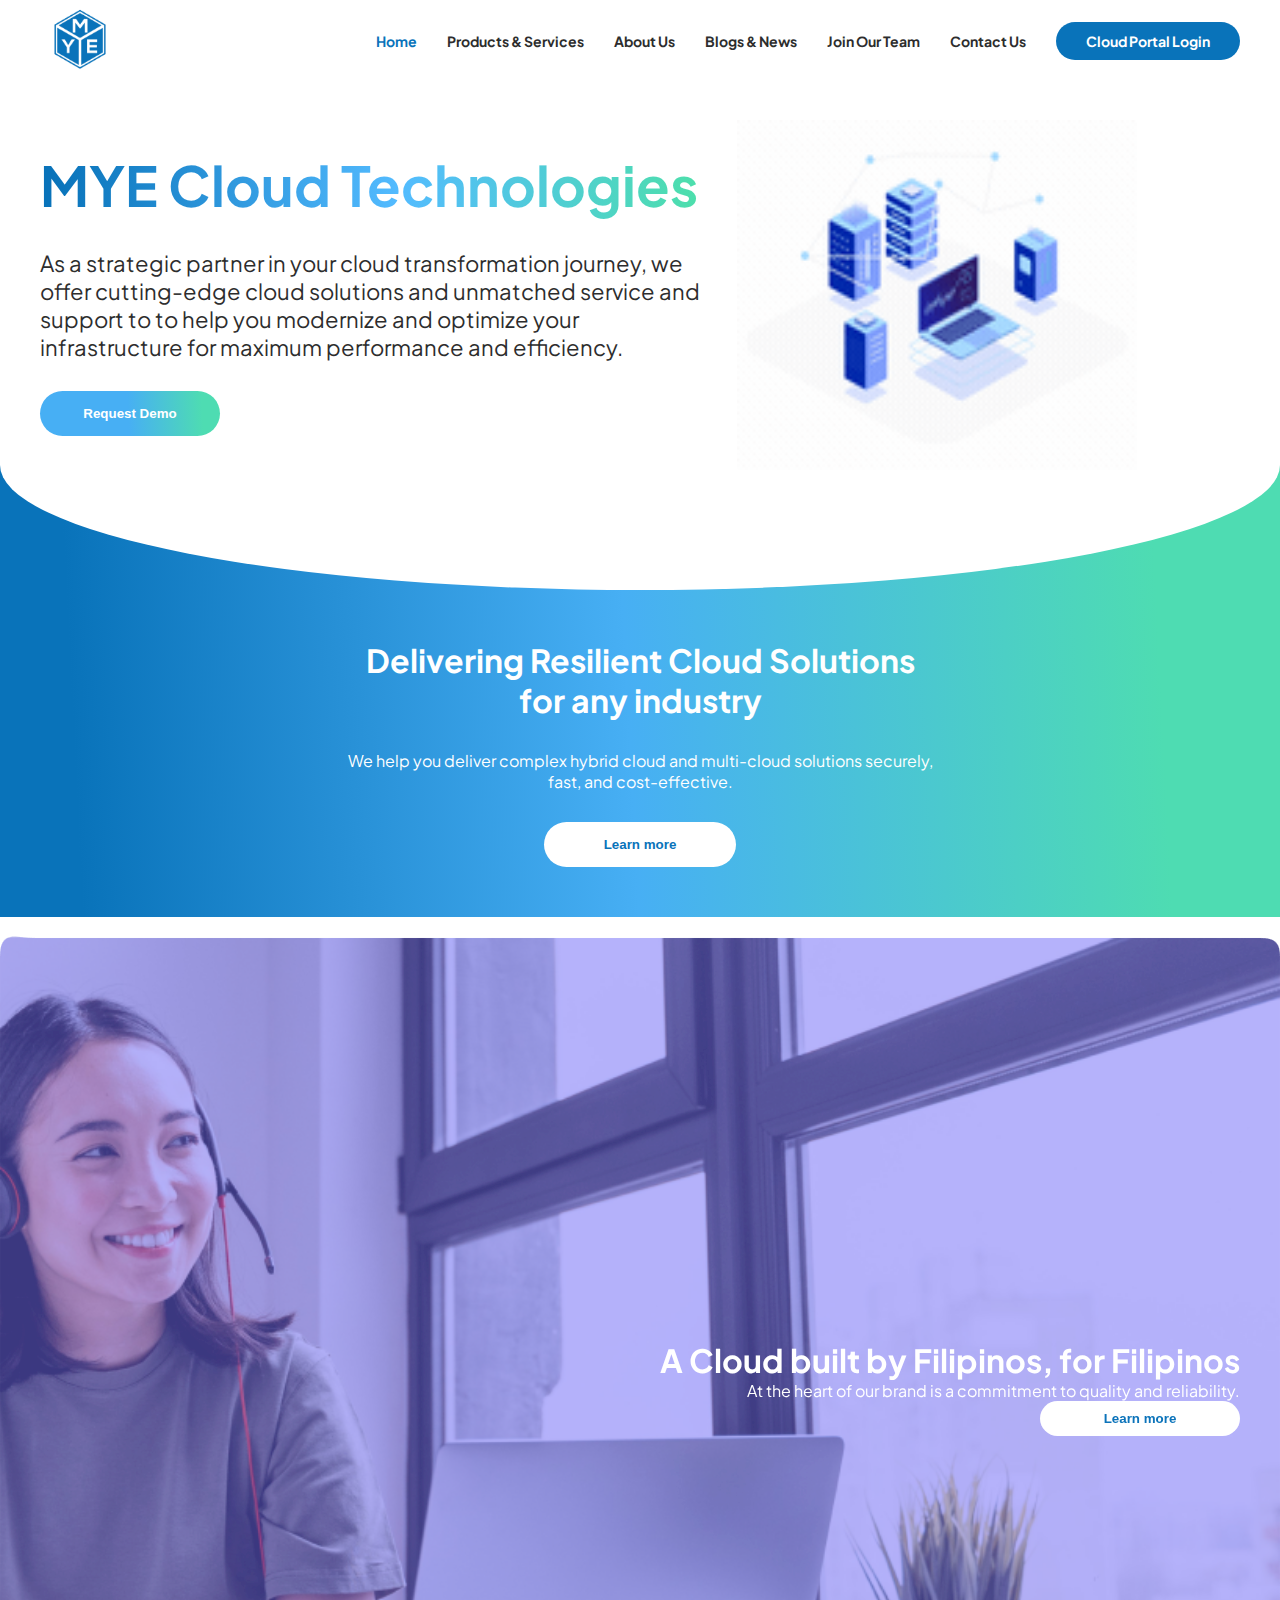
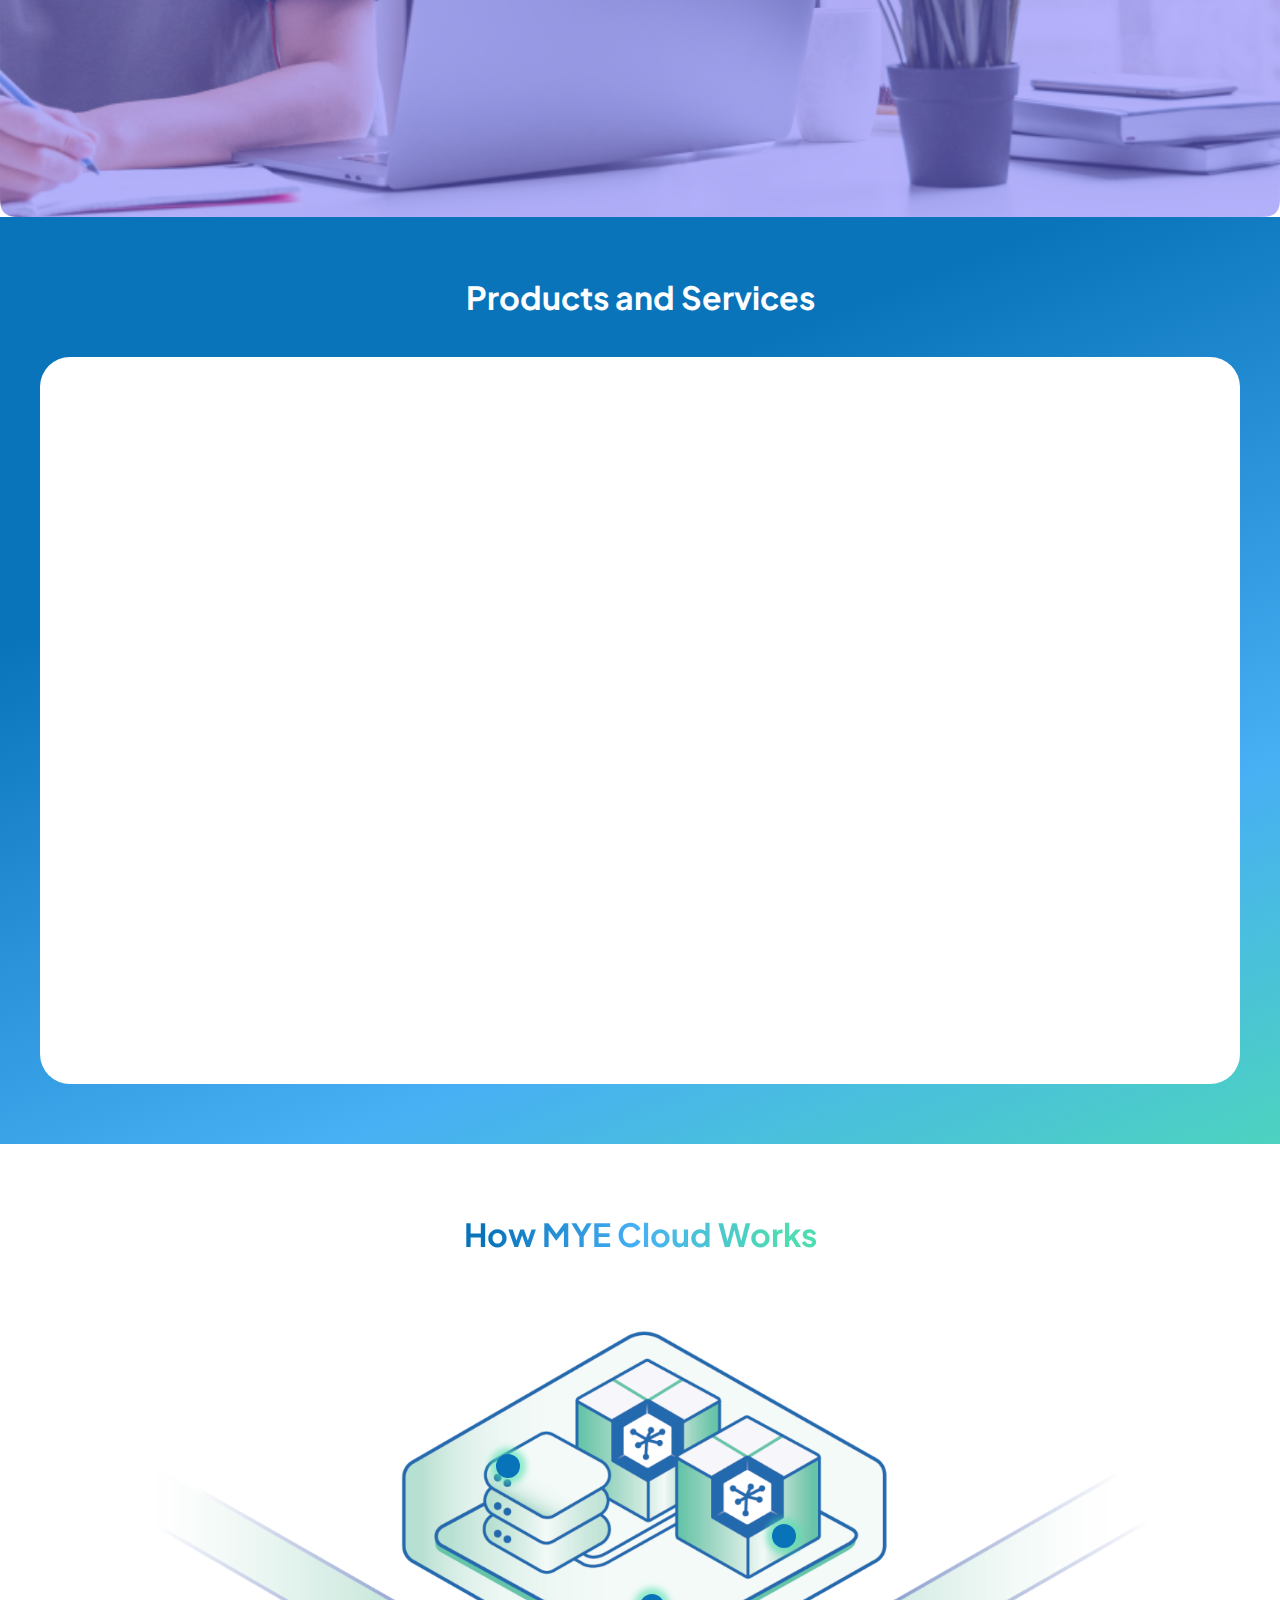
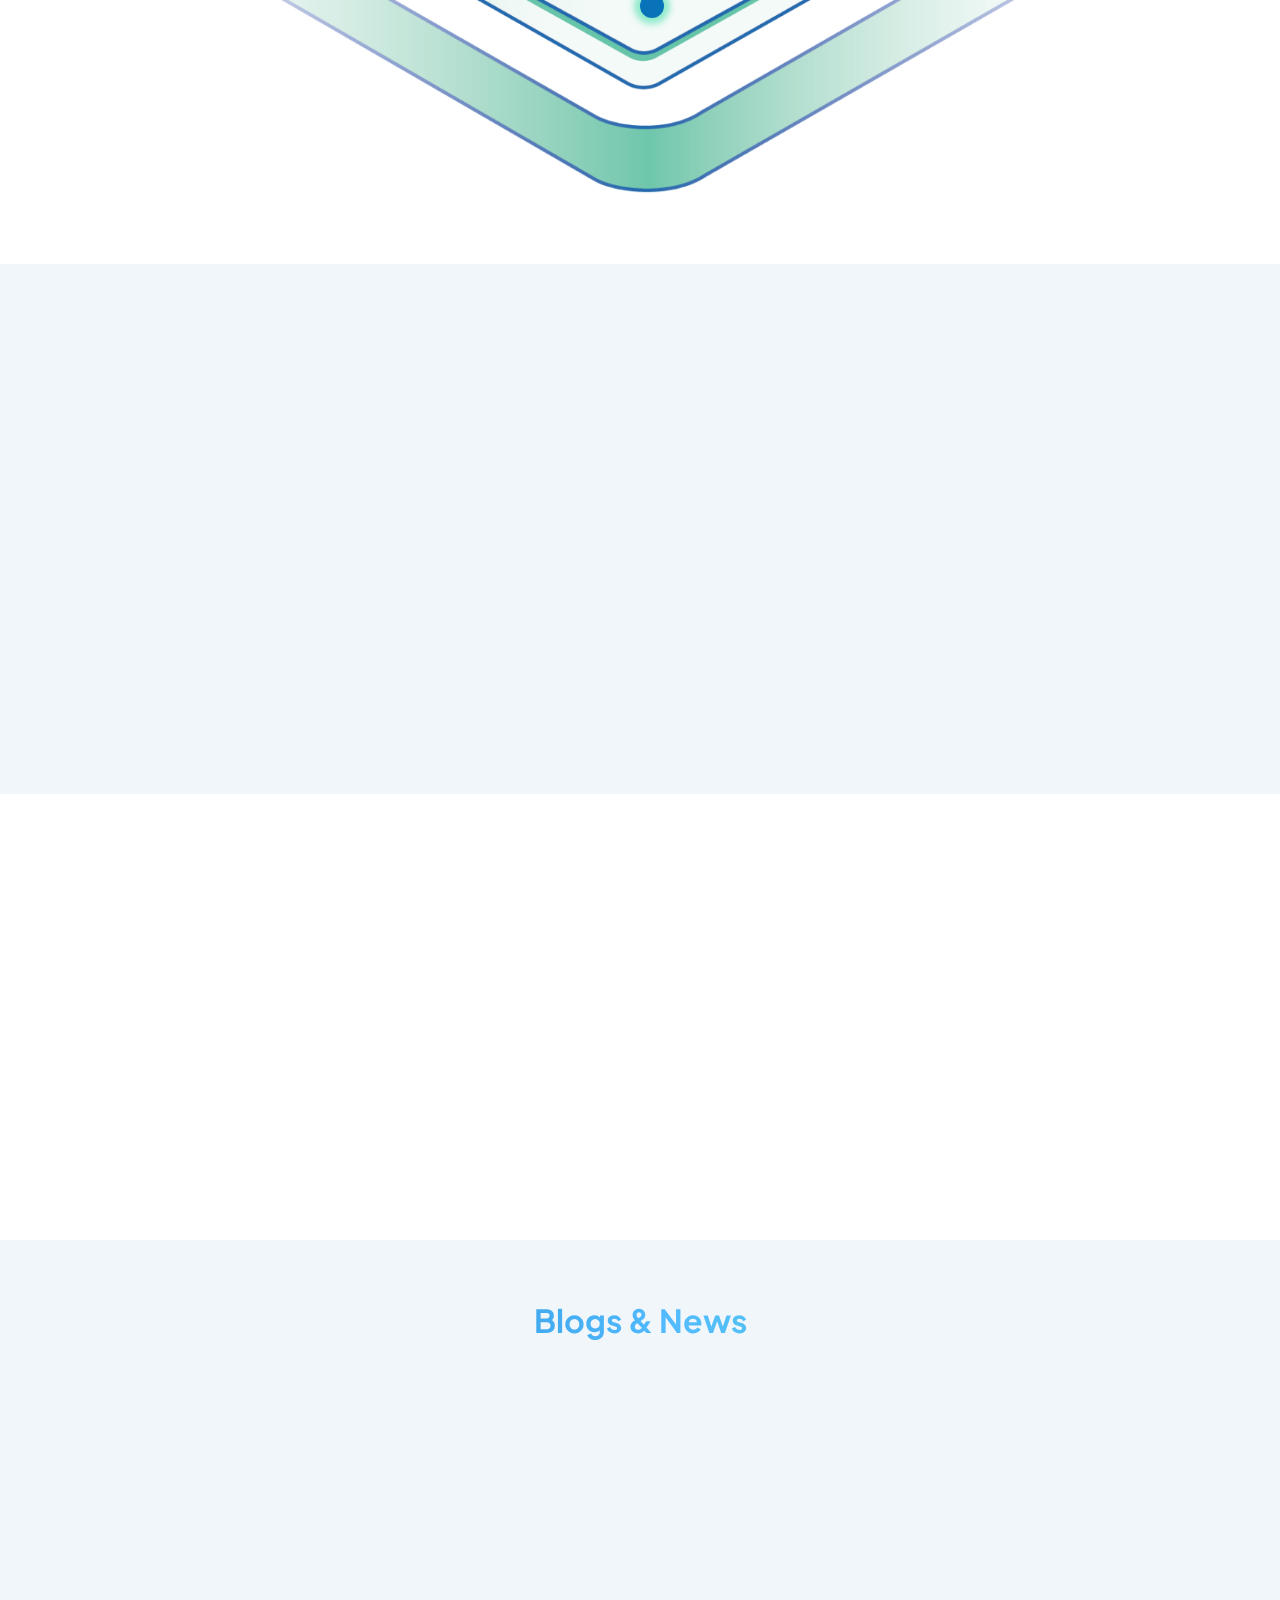
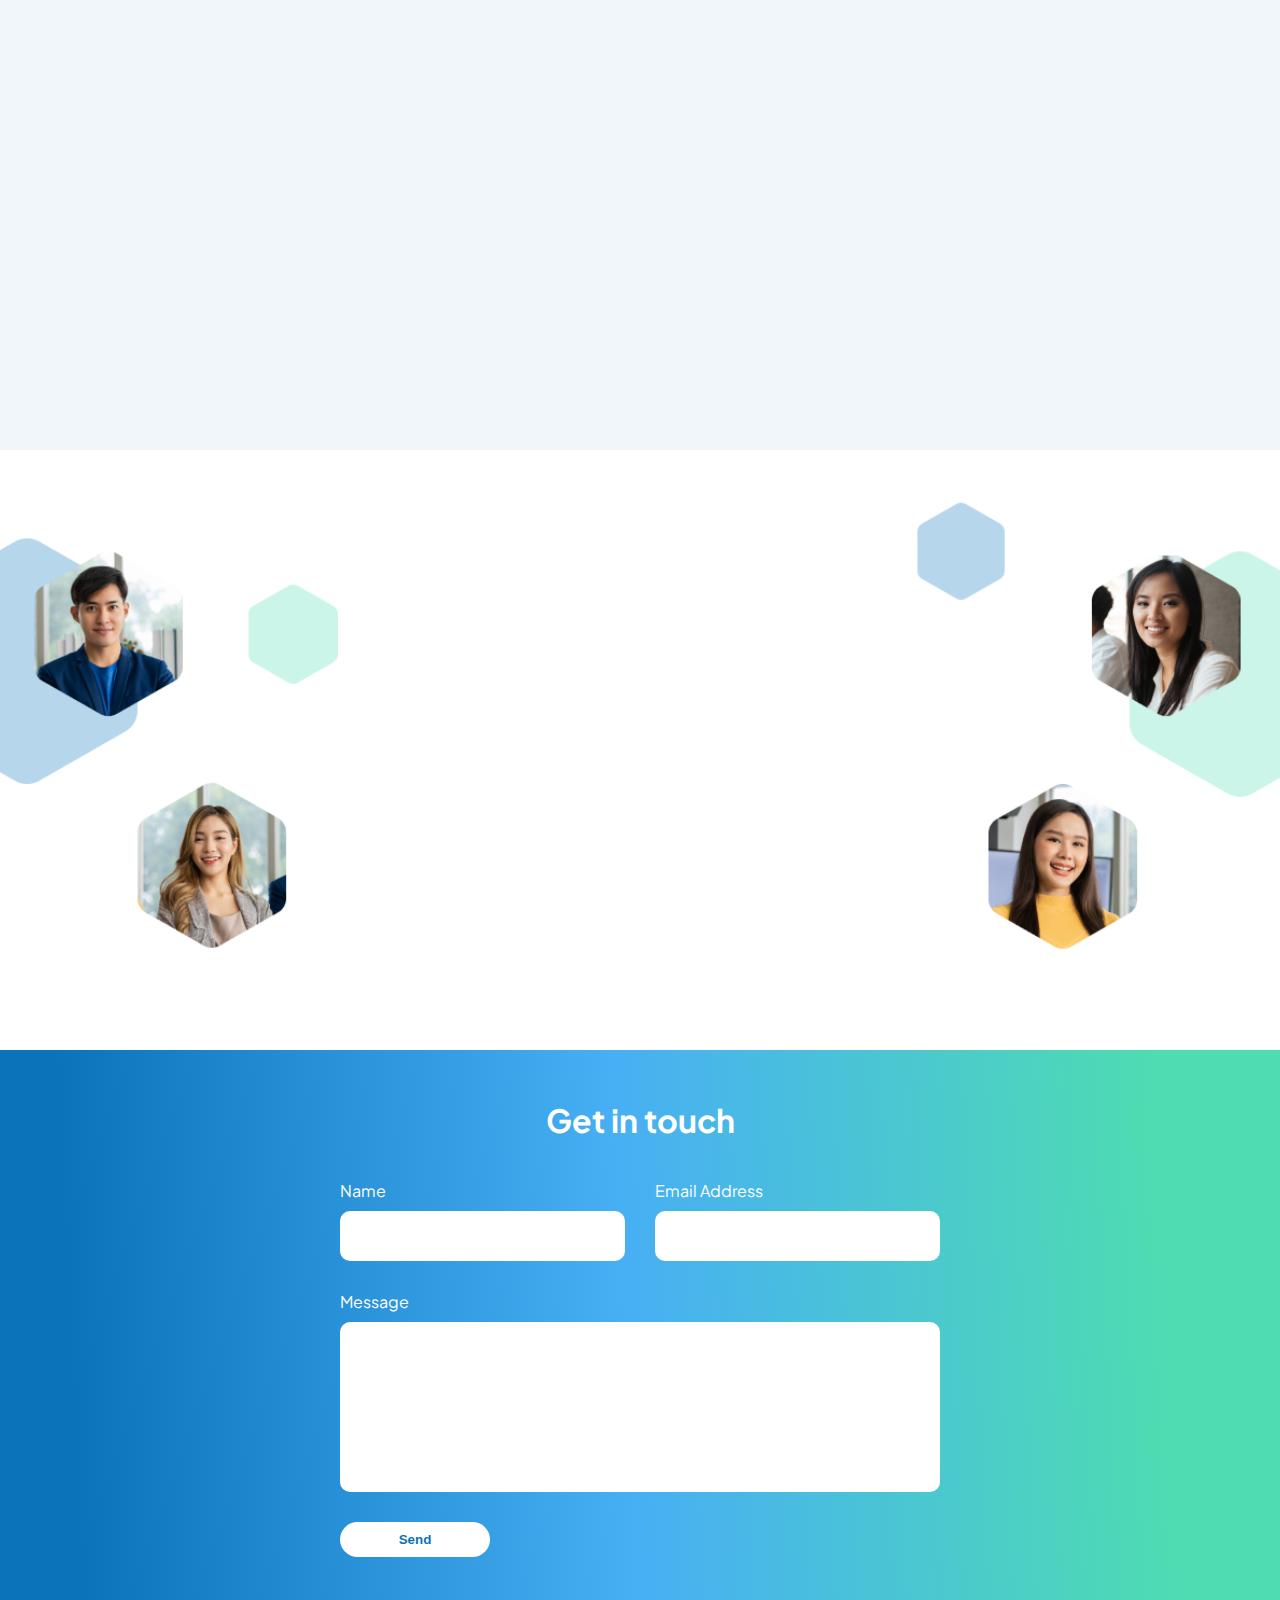
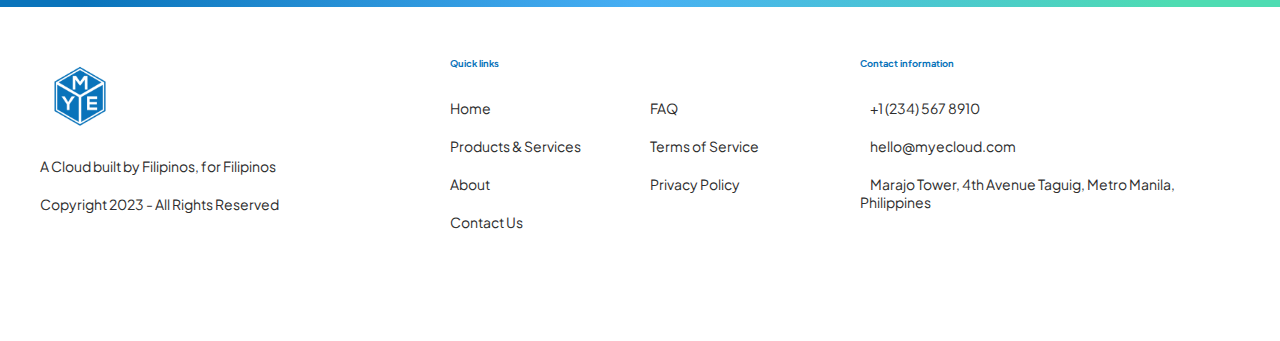
<file: index.html>
<!DOCTYPE html>
<html lang="en">

<head>
    <meta charset="UTF-8">
    <meta http-equiv="X-UA-Compatible" content="IE=edge">
    <meta name="viewport" content="width=device-width, initial-scale=1.0">

    <!-- STYLESHEETS -->
    <link rel="stylesheet" href="/css/main.css">
    <link rel="stylesheet" href="/css/index.css">

    <!-- BOOTSTRAP -->
    <link href="https://cdn.jsdelivr.net/npm/bootstrap@5.3.0-alpha3/dist/css/bootstrap.min.css" rel="stylesheet"
        integrity="sha384-KK94CHFLLe+nY2dmCWGMq91rCGa5gtU4mk92HdvYe+M/SXH301p5ILy+dN9+nJOZ" crossorigin="anonymous">

    <!-- FONT -->
    <link rel="preconnect" href="https://fonts.googleapis.com">
    <link rel="preconnect" href="https://fonts.gstatic.com" crossorigin>
    <link href="https://fonts.googleapis.com/css2?family=Plus+Jakarta+Sans:wght@200;300;400;600;700&display=swap"
        rel="stylesheet">

    <!-- ICONS -->
    <link rel="stylesheet" href="https://cdnjs.cloudflare.com/ajax/libs/font-awesome/6.4.0/css/all.min.css"
        integrity="sha512-iecdLmaskl7CVkqkXNQ/ZH/XLlvWZOJyj7Yy7tcenmpD1ypASozpmT/E0iPtmFIB46ZmdtAc9eNBvH0H/ZpiBw=="
        crossorigin="anonymous" referrerpolicy="no-referrer" />

    <!-- TAB FAVICON -->
    <link rel="icon" href="/public/ico/favicon.ico" type="image/x-icon" />

    <title>MYE | Home</title>
</head>

<body>

    <!-- HEADER -->
    <div id="nav"></div>

    <!-- MAIN -->
    <main id="main">

        <div class="part-1">
            <div class="mt-1">
                <div>
                    <div id="one">
                        <h1>MYE Cloud Technologies</h1>
                        <p>As a strategic partner in your cloud transformation journey, we offer cutting-edge cloud
                            solutions and unmatched service
                            and support to to help you modernize and optimize your infrastructure for maximum
                            performance and efficiency.</p>
                        <button>Request Demo</button>
                    </div>
                    <img src="/public/images/database4.gif" width="400px" height="400px" alt="Database" />
                </div>

                <i class="fa-solid fa-chevron-down"></i>
            </div>
        </div>

        <div class="part-2">
            <div class="mt-1">
                <h1 class="animate">Delivering Resilient Cloud Solutions
                    for any industry</h1>
                <p class="animate">We help you deliver complex hybrid cloud and multi-cloud solutions securely, fast,
                    and
                    cost-effective.</p>

                <button class="animate">Learn more</button>
            </div>
        </div>

        <div id="the-parent" class="parent-curve">
            <div class="parallax-container">

                <div id="carouselExampleIndicators" class="carousel slide">
                    <div class="carousel-indicators">
                        <button type="button" data-bs-target="#carouselExampleIndicators" data-bs-slide-to="0"
                            class="active" aria-current="true" aria-label="Slide 1"></button>
                        <button type="button" data-bs-target="#carouselExampleIndicators" data-bs-slide-to="1"
                            aria-label="Slide 2"></button>
                        <button type="button" data-bs-target="#carouselExampleIndicators" data-bs-slide-to="2"
                            aria-label="Slide 3"></button>
                    </div>
                    <div class="carousel-inner">
                        <div class="carousel-item active">
                            <div id="one">
                                <div class="item slide-content">
                                    <div>
                                        <h1>A Cloud built by Filipinos, for Filipinos</h1>
                                        <p>At the heart of our brand is a commitment to quality and reliability.
                                        </p>
                                        <button>Learn more</button>
                                    </div>
                                </div>
                            </div>
                        </div>
                        <div class="carousel-item">
                            <div id="two">
                                <div class="item slide-content">
                                    <div>
                                        <h1>Personalized Service</h1>
                                        <p>Our dedication to personalized service is what sets us apart.
                                        </p>
                                        <button>Learn more</button>
                                    </div>
                                </div>
                            </div>
                        </div>
                        <div class="carousel-item">
                            <div id="three">
                                <div class="item slide-content">
                                    <div>
                                        <h1>Powered by cutting-edge,
                                            latest cloud technology</h1>
                                        <p>Our cloud platform is not just your typical “hosted, virtualized environment”
                                            sold as a service.
                                        </p>
                                        <button>Learn more</button>
                                    </div>
                                </div>
                            </div>
                        </div>
                    </div>
                </div>
            </div>
        </div>

        <div class="part-7">
            <div class="mt-1">
                <div id="one">
                    <h1>Products and Services</h1>

                    <div class="container">
                        <button class="animate accordion">
                            <div>
                                <img src="/public/icons/accord1.png" alt="accord1" />
                                <h4>Backup and Recovery</h4>
                            </div>
                            <div class="btnIcon">
                                <i class="fa-solid fa-plus"></i>
                            </div>
                        </button>
                        <div class="panel">
                            <ul>
                                <li>Automated Snapshots with Lifecycle Manager</li>
                                <li>Automated Database Backup</li>
                            </ul>
                        </div>

                        <button class="animate accordion">
                            <div>
                                <img src="/public/icons/accord2.png" alt="accord1" />
                                <h4>Compute</h4>
                            </div>
                            <div class="btnIcon">
                                <i class="fa-solid fa-plus"></i>
                            </div>
                        </button>
                        <div class="panel">
                            <ul>
                                <li>Automated Snapshots with Lifecycle Manager</li>
                                <li>Automated Database Backup</li>
                            </ul>
                        </div>

                        <button class="animate accordion">
                            <div>
                                <img src="/public/icons/accord3.png" alt="accord1" />
                                <h4>Container, Development, and Automation</h4>
                            </div>
                            <div class="btnIcon">
                                <i class="fa-solid fa-plus"></i>
                            </div>
                        </button>
                        <div class="panel">
                            <ul>
                                <li>Automated Snapshots with Lifecycle Manager</li>
                                <li>Automated Database Backup</li>
                            </ul>
                        </div>

                        <button class="animate accordion">
                            <div>
                                <img src="/public/icons/accord4.png" alt="accord1" />
                                <h4>Database</h4>
                            </div>
                            <div class="btnIcon">
                                <i class="fa-solid fa-plus"></i>
                            </div>
                        </button>
                        <div class="panel">
                            <ul>
                                <li>Automated Snapshots with Lifecycle Manager</li>
                                <li>Automated Database Backup</li>
                            </ul>
                        </div>

                        <button class="animate accordion">
                            <div>
                                <img src="/public/icons/accord5.png" alt="accord1" />
                                <h4>Logging</h4>
                            </div>
                            <div class="btnIcon">
                                <i class="fa-solid fa-plus"></i>
                            </div>
                        </button>
                        <div class="panel">
                            <ul>
                                <li>Automated Snapshots with Lifecycle Manager</li>
                                <li>Automated Database Backup</li>
                            </ul>
                        </div>

                        <button class="animate accordion">
                            <div>
                                <img src="/public/icons/accord6.png" alt="accord1" />
                                <h4>Migration</h4>
                            </div>
                            <div class="btnIcon">
                                <i class="fa-solid fa-plus"></i>
                            </div>
                        </button>
                        <div class="panel">
                            <ul>
                                <li>Automated Snapshots with Lifecycle Manager</li>
                                <li>Automated Database Backup</li>
                            </ul>
                        </div>

                        <button class="animate accordion">
                            <div>
                                <img src="/public/icons/accord7.png" alt="accord1" />
                                <h4>Networking</h4>
                            </div>
                            <div class="btnIcon">
                                <i class="fa-solid fa-plus"></i>
                            </div>
                        </button>
                        <div class="panel">
                            <ul>
                                <li>Automated Snapshots with Lifecycle Manager</li>
                                <li>Automated Database Backup</li>
                            </ul>
                        </div>
                    </div>
                </div>
            </div>
        </div>

        <div class="part-8">
            <div class="mt-1">
                <div class="one">
                    <h1>How MYE Cloud Works</h1>

                    <div class="image-container">
                        <div id="dot-1"></div>
                        <div id="dot-1-line"></div>
                        <div id="dot-1-round"></div>
                        <div id="pop-1">
                            <div id="pop1-content" class="popup-content1">
                                <h2>Compute</h2>
                                <ul>
                                    <li>Elastic Virtual Machine</li>
                                    <li>Autoscaling</li>
                                </ul>
                            </div>
                        </div>

                        <div id="dot-2"></div>
                        <div id="dot-2-line"></div>
                        <div id="dot-2-round"></div>
                        <div id="pop-2">
                            <div id="pop2-content" class="popup-content2">
                                <h2>Database</h2>
                                <ul>
                                    <li>Relational Database - MySQL</li>
                                    <li>Redis</li>
                                </ul </div>
                            </div>
                        </div>

                        <div id="dot-3"></div>
                        <div id="dot-3-line"></div>
                        <div id="dot-3-round"></div>
                        <div id="pop-3">
                            <div id="pop3-content" class="popup-content3">
                                <h2>Storage</h2>
                                <ul>
                                    <li>Elastic Block Storage</li>
                                    <li>Object Storage</li>
                                    <li>Distributed File System</li>
                                </ul>
                            </div>
                        </div>
                    </div>
                </div>
            </div>
        </div>

        <div class="part-9">
            <div class="mt-1">
                <div class="one">
                    <h1 class="animate">Industry Solutions</h1>
                </div>
                <ul class="animate">
                    <li onmouseover="(function() {
                                        document.querySelector('#img1').setAttribute('src', '/public/icons/chartWhite.png');
                                    })()" onmouseout="(function() {
                                        document.querySelector('#img1').setAttribute('src', '/public/icons/chart.png');
                                    })()">
                        <img src="/public/icons/chart.png" alt="Section-1" id="img1" />
                        <h5>Financial Services</h5>
                        <div>
                            <p>eKYC</p>
                            <p>Cloud Native Distributed Database</p>
                        </div>
                    </li>

                    <li onmouseover="(function() {
                                        document.querySelector('#img2').setAttribute('src', '/public/icons/toolWhite.png');
                                    })()" onmouseout="(function() {
                                        document.querySelector('#img2').setAttribute('src', '/public/icons/tool.png');
                                    })()">
                        <img src="/public/icons/tool.png" alt="Section-1" id="img2" />
                        <h5>Manufacturing and Construction</h5>
                        <div>
                            <p>Edge Compute</p>
                            <p>Industrial IOT/Smart Buildings</p>
                        </div>
                    </li>

                    <li onmouseover="(function() {
                                        document.querySelector('#img3').setAttribute('src', '/public/icons/chart2White.png');
                                    })()" onmouseout="(function() {
                                        document.querySelector('#img3').setAttribute('src', '/public/icons/chart2.png');
                                    })()">
                        <img src="/public/icons/chart2.png" alt="Section-1" id="img3" />
                        <h5>Smart City and
                            e-Government
                        </h5>
                        <div>
                            <p>Smart City Command and Control Center</p>
                            <p>Process Automation Data and Analytics</p>
                        </div>
                    </li>

                    <li onmouseover="(function() {
                                        document.querySelector('#img4').setAttribute('src', '/public/icons/bagWhite.png');
                                    })()" onmouseout="(function() {
                                        document.querySelector('#img4').setAttribute('src', '/public/icons/bag.png');
                                    })()">
                        <img src="/public/icons/bag.png" alt="Section-1" id="img4" />
                        <h5>Smart Retail</h5>
                        <div>
                            <p>E-Commerce and Livestream</p>
                            <p>Cloud POS</p>
                        </div>
                    </li>
                </ul>
            </div>
        </div>

        <div class="part-4">
            <div class="mt-1">
                <div id="one">
                    <h1 class="animate">About Us</h1>
                    <p class="animate">MYE Cloud Technologies was born out of a desire to bring world-class cloud
                        technology to
                        businesses, and the government
                        in the Philippines.</p>
                    <p class="animate">The team is composed of experience IT and Cloud Technology professionals who have
                        worked with
                        some of the biggest names
                        in the industry.</p>
                </div>
                <div id="two">
                    <img class="animate" src="/public/images/about-image2.png" alt="About Image" />
                </div>
            </div>
        </div>

        <div class="part-13">
            <div class="mt-1">

                <h1>Blogs & News</h1>

                <div class="news">
                    <div id="news-one" class="logo animate">
                        <div></div>
                        <h6>Government Cloud</h6>
                        <h4>How the Government Can Take Advantage of Cloud Technology</h4>
                        <p>The need for better delivery of services and the growing threat of security leaks and hacks
                            make the adoption of cloud
                            technology a top priority for national government agencies.</p>
                    </div>
                    <div id="news-two" class="logo animate">
                        <div></div>
                        <h6>Data Analytics in the Cloud</h6>
                        <h4>Simplifying Data Access and Analytics with the Cloud</h4>
                        <p>The advancements in cloud technologies make it faster and easier for enterprises to make
                            better decisions using customer
                            trends and data.</p>
                    </div>
                    <div id="news-three" class="logo animate">
                        <div></div>
                        <h6>Sustainability</h6>
                        <h4>The Connection between Sustainability and Cloud Computing</h4>
                        <p>Apart from expanding infrastructure computing capabilities, the Cloud allows organizations to
                            leave a smaller carbon
                            footprint and make a bigger green impact.</p>
                    </div>
                    <div id="news-four" class="logo animate">
                        <div></div>
                        <h6>Events</h6>
                        <h4>MYE Cloud Engineers run Kubernetes Workshop for major PH Finance firm</h4>
                        <p>The technical training session on Kubernetes container orchestration and automated software
                            deployment was well attended
                            by over 150 cloud practitioners.</p>
                    </div>
                </div>
            </div>

        </div>

        <div class="part-12">
            <div class="mt-1">
                <h1 class="logo animate">Join Our Team</h1>
                <p class="logo animate">Ready for an exciting career? Join our team and thrive in a collaborative,
                    innovative environment.
                    Make an impact, grow
                    professionally, and enjoy work-life balance.</p>
                <p class="logo animate">Take the first step towards an extraordinary future. Join our team now!
                </p>
                <button class="logo animate">Learn more</button>
            </div>
        </div>

        <div class="part-6">
            <div class="form-container">
                <div class="mt-1">
                    <h1>Get in touch</h1>
                    <form>
                        <section>
                            <label for="Name">Name</label>
                            <input type="text" placeholder="Name" />
                        </section>

                        <section>
                            <label for="Email Address">Email Address</label>
                            <input type="text" placeholder="Email Address" />
                        </section>

                        <section id="textarea">
                            <label for="Message">Message</label>
                            <textarea name="Message" id="" cols="30" rows="10" placeholder="Message"></textarea>
                        </section>

                        <input type="submit" value="Send" id="send">
                    </form>

                    <button title="Up" class="up-btn">
                        <i class="fa-solid fa-chevron-up" style="color: white; font-size: 20px;"></i>
                    </button>
                </div>
            </div>
        </div>

    </main>

    <!-- FOOTER -->
    <div id="footer"></div>

    <!-- JQUERY TAG -->
    <script src="https://ajax.googleapis.com/ajax/libs/jquery/3.6.1/jquery.min.js"></script>

    <!-- BOOTSTRAP -->
    <script src="https://cdn.jsdelivr.net/npm/bootstrap@5.3.0-alpha3/dist/js/bootstrap.bundle.min.js"
        integrity="sha384-ENjdO4Dr2bkBIFxQpeoTz1HIcje39Wm4jDKdf19U8gI4ddQ3GYNS7NTKfAdVQSZe"
        crossorigin="anonymous"></script>

    <!-- CUSTOM SCRIPTS -->
    <script type="module" src="/js/main.js"></script>
    <script type="module" src="/js/index.js"></script>
    <svg style="visibility: hidden;position: absolute;" width="0" height="0" xmlns="http://www.w3.org/2000/svg"
        version="1.1">
        <defs>
            <filter id="parent-curve">
                <feGaussianBlur in="SourceGraphic" stdDeviation="8" result="blur"></feGaussianBlur>
                <feColorMatrix in="blur" mode="matrix" values="1 0 0 0 0  0 1 0 0 0  0 0 1 0 0  0 0 0 19 -9"
                    result="goo">
                </feColorMatrix>
                <feComposite in="SourceGraphic" in2="goo" operator="atop"></feComposite>
            </filter>
        </defs>
    </svg>

</body>

</html>
</file>
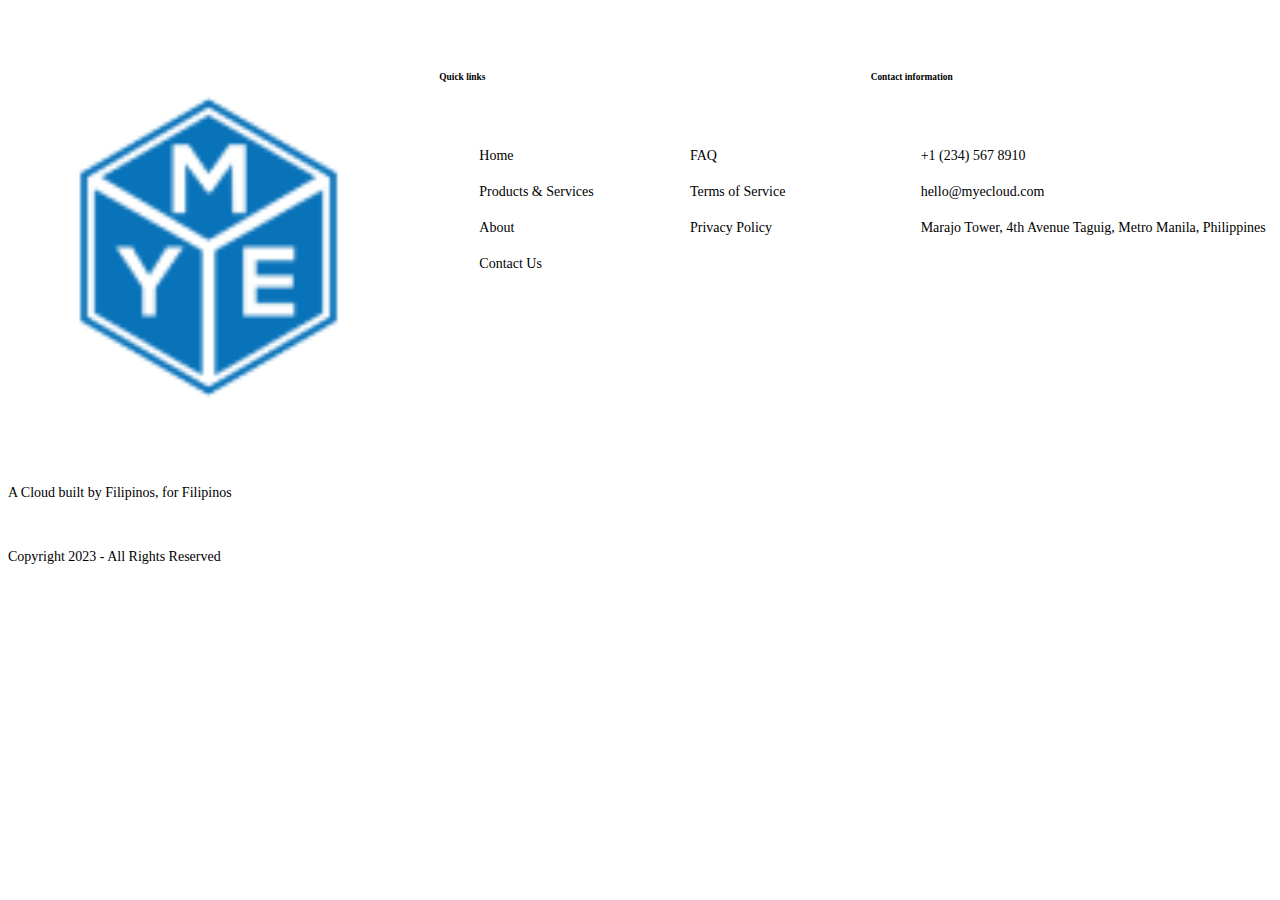
<file: src/component/footer.html>
<!DOCTYPE html>
<html lang="en">

<head>
    <meta charset="UTF-8">
    <meta http-equiv="X-UA-Compatible" content="IE=edge">
    <meta name="viewport" content="width=device-width, initial-scale=1.0">

    <!-- STYLESHEETS -->
    <link rel="stylesheet" href="/css/footer.css">

    <title>Document</title>
</head>

<body>

    <nav id="footer">
        <div class="mt-1">
            <div class="footer">
                <div class="one">
                    <img id="logo" src="/public/logo/MYE-Logo.png" title="Logo" alt="Logo" />
                    <p class="company-description">A Cloud built by Filipinos,
                        for Filipinos</p>
                    <p>Copyright 2023 - All Rights Reserved</p>
                </div>

                <div class="two">
                    <h6>Quick links</h6>
                    <div>
                        <ul>
                            <li>Home</li>
                            <li>Products & Services</li>
                            <li>About</li>
                            <li>Contact Us</li>
                        </ul>

                        <ul>
                            <li>FAQ</li>
                            <li>Terms of Service</li>
                            <li>Privacy Policy</li>
                        </ul>
                    </div>

                </div>

                <div class="three">
                    <h6>Contact information</h6>
                    <ul>
                        <li>
                            <i class="fa-solid fa-phone-volume"></i>
                            +1 (234) 567 8910
                        </li>
                        <li>
                            <i class="fa-solid fa-envelope"></i>
                            hello@myecloud.com
                        </li>
                        <li>
                            <i class="fa-sharp fa-solid fa-location-dot"></i>
                            Marajo Tower, 4th Avenue
                            Taguig, Metro Manila, Philippines
                        </li>
                    </ul>
                </div>
            </div>

        </div>
    </nav>

</body>

</html>
</file>
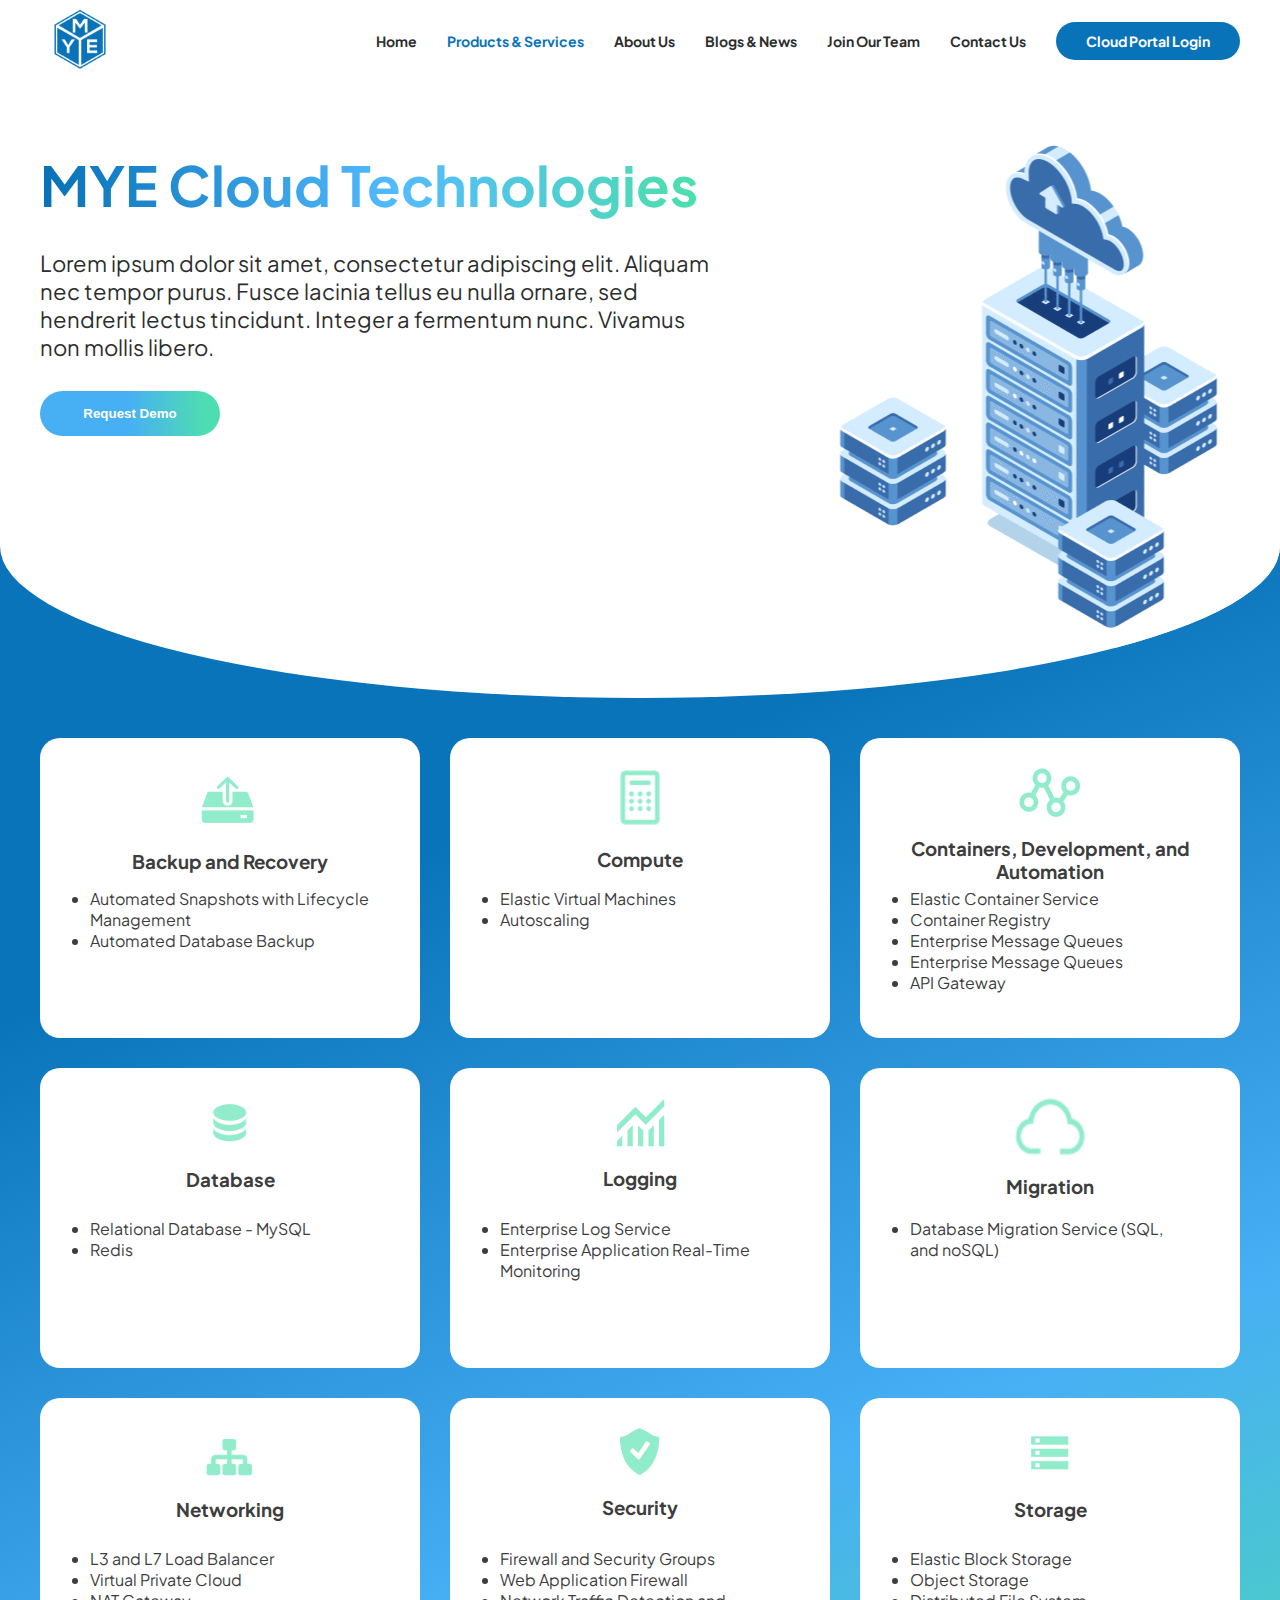
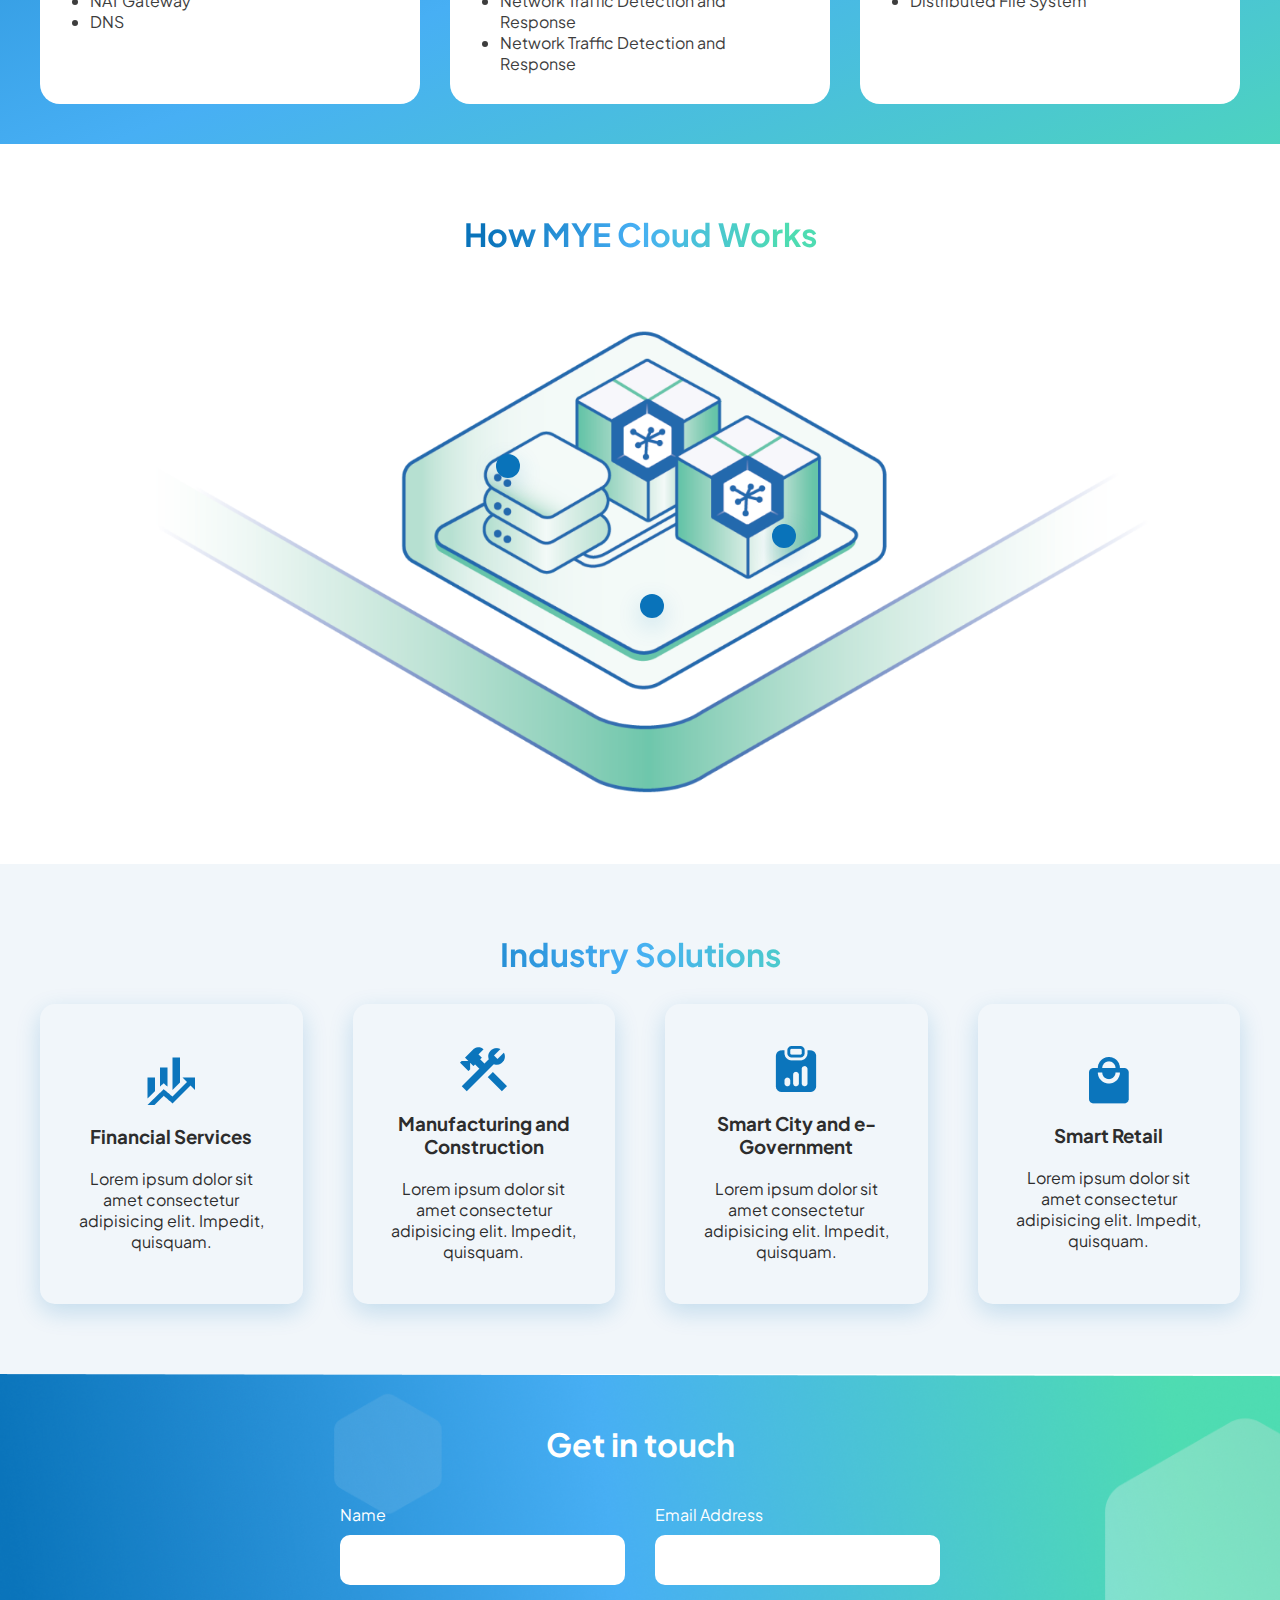
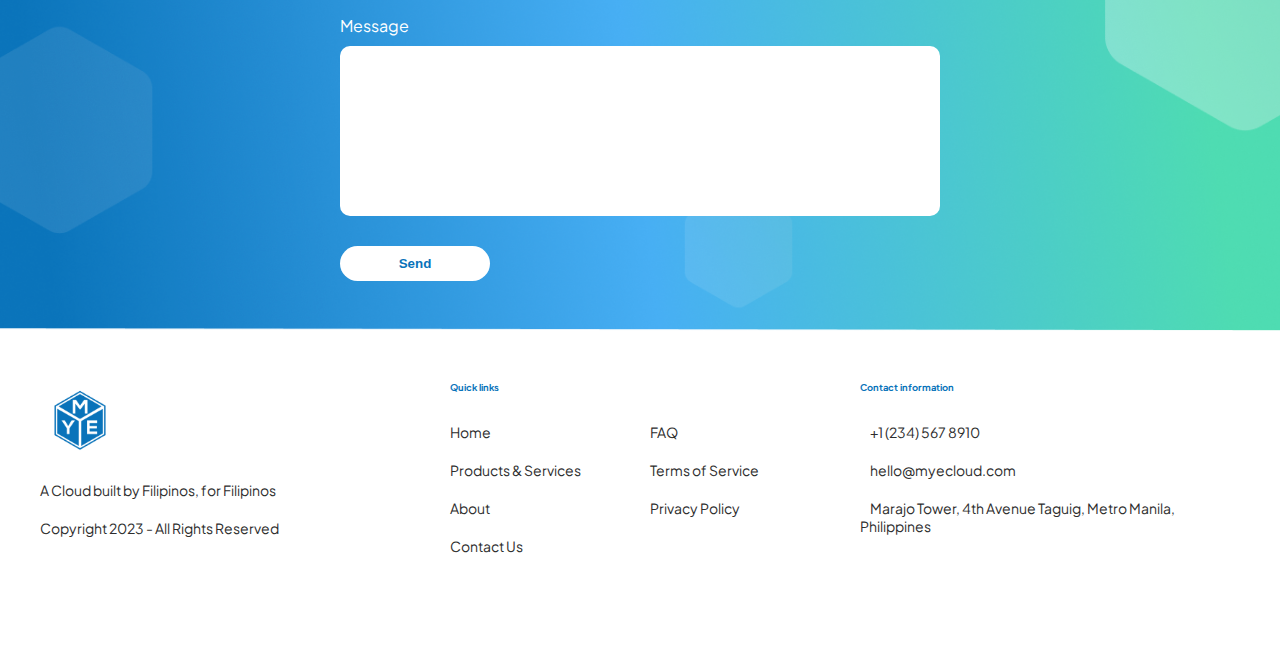
<file: src/view/products_services.html>
<!DOCTYPE html>
<html lang="en">

<head>
    <meta charset="UTF-8">
    <meta http-equiv="X-UA-Compatible" content="IE=edge">
    <meta name="viewport" content="width=device-width, initial-scale=1.0">

    <!-- STYLESHEETS -->
    <link rel="stylesheet" href="/css/main.css">
    <link rel="stylesheet" href="/css/products_services.css">

    <!-- FONT -->
    <link rel="preconnect" href="https://fonts.googleapis.com">
    <link rel="preconnect" href="https://fonts.gstatic.com" crossorigin>
    <link href="https://fonts.googleapis.com/css2?family=Plus+Jakarta+Sans:wght@200;300;400;600;700&display=swap"
        rel="stylesheet">

    <!-- ICONS -->
    <link rel="stylesheet" href="https://cdnjs.cloudflare.com/ajax/libs/font-awesome/6.4.0/css/all.min.css"
        integrity="sha512-iecdLmaskl7CVkqkXNQ/ZH/XLlvWZOJyj7Yy7tcenmpD1ypASozpmT/E0iPtmFIB46ZmdtAc9eNBvH0H/ZpiBw=="
        crossorigin="anonymous" referrerpolicy="no-referrer" />

    <!-- TAB FAVICON -->
    <link rel="icon" href="/public/ico/favicon.ico" type="image/x-icon" />

    <title>MYE | Products & Services</title>
</head>

<body>

    <!-- HEADER -->
    <div id="nav"></div>

    <!-- MAIN -->
    <main id="main">

        <div class="part-1">
            <div class="mt-1">

                <div>
                    <div id="one">
                        <h1>MYE Cloud Technologies</h1>
                        <p>Lorem ipsum dolor sit amet, consectetur adipiscing elit. Aliquam nec tempor purus. Fusce
                            lacinia tellus eu nulla ornare,
                            sed hendrerit lectus tincidunt. Integer a fermentum nunc. Vivamus non mollis libero.</p>
                        <button>Request Demo</button>
                    </div>
                    <img src="/public/images/database2.gif" alt="Database" />
                </div>

                <i class="fa-solid fa-chevron-down"></i>
            </div>
        </div>

        <div class="part-2">
            <div class="mt-1">
                <div class="item">
                    <div class="title">
                        <img src="/public/icons/prod1.png" alt="Section-1" />
                        <h3>Backup and Recovery</h3>
                    </div>

                    <ul>
                        <li>Automated Snapshots with Lifecycle Management</li>
                        <li>Automated Database Backup</li>
                    </ul>
                </div>

                <div class="item">
                    <div class="title">
                        <img src="/public/icons/prod2.png" alt="Section-1" style="height: 60px; width: 60px;" />
                        <h3>Compute</h3>
                    </div>

                    <ul>
                        <li>Elastic Virtual Machines</li>
                        <li>Autoscaling</li>
                    </ul>
                </div>

                <div class="item">
                    <div class="title">
                        <img src="/public/icons/prod3.png" alt="Section-1" />
                        <h3>Containers, Development, and Automation</h3>
                    </div>

                    <ul>
                        <li>Elastic Container Service</li>
                        <li>Container Registry</li>
                        <li>Enterprise Message Queues</li>
                        <li>Enterprise Message Queues</li>
                        <li>API Gateway</li>
                    </ul>
                </div>
                <div class="item">
                    <div class="title">
                        <img src="/public/icons/prod4.png" alt="Section-1" style="height: 50px; width: 50px;" />
                        <h3>Database</h3>
                    </div>

                    <ul>
                        <li>Relational Database - MySQL</li>
                        <li>Redis</li>
                    </ul>
                </div>
                <div class="item">
                    <div class="title">
                        <img src="/public/icons/prod5.png" alt="Section-1" />
                        <h3>Logging</h3>
                    </div>

                    <ul>
                        <li>Enterprise Log Service</li>
                        <li>Enterprise Application Real-Time Monitoring</li>
                    </ul>
                </div>
                <div class="item">
                    <div class="title">
                        <img src="/public/icons/prod6.png" alt="Section-1" style="height: 70px; width: 70px;" />
                        <h3>Migration</h3>
                    </div>

                    <ul>
                        <li>Database Migration Service (SQL, and noSQL)</li>
                    </ul>
                </div>
                <div class="item">
                    <div class="title">
                        <img src="/public/icons/prod7.png" alt="Section-1" style="height: 50px; width: 50px;" />
                        <h3>Networking</h3>
                    </div>

                    <ul>
                        <li>L3 and L7 Load Balancer</li>
                        <li>Virtual Private Cloud</li>
                        <li>NAT Gateway</li>
                        <li>DNS</li>
                    </ul>
                </div>
                <div class="item">
                    <div class="title">
                        <img src="/public/icons/prod8.png" alt="Section-1" />
                        <h3>Security</h3>
                    </div>

                    <ul>
                        <li>Firewall and Security Groups</li>
                        <li>Web Application Firewall</li>
                        <li>Network Traffic Detection and Response</li>
                        <li>Network Traffic Detection and Response</li>
                    </ul>
                </div>
                <div class="item">
                    <div class="title">
                        <img src="/public/icons/prod9.png" alt="Section-1" style="height: 50px; width: 50px;" />
                        <h3>Storage</h3>
                    </div>

                    <ul>
                        <li>Elastic Block Storage</li>
                        <li>Object Storage</li>
                        <li>Distributed File System</li>
                    </ul>
                </div>
            </div>
        </div>

        <div class="part-4">
            <div class="mt-1">
                <div class="one">
                    <h1>How MYE Cloud Works</h1>

                    <div class="image-container">
                        <div id="dot-1"></div>
                        <div id="dot-1-line"></div>
                        <div id="dot-1-round"></div>
                        <div id="pop-1">
                            <div id="pop1-content" class="popup-content1">
                                <h2>Compute</h2>
                                <ul>
                                    <li>Elastic Virtual Machine</li>
                                    <li>Autoscaling</li>
                                </ul>
                            </div>
                        </div>

                        <div id="dot-2"></div>
                        <div id="dot-2-line"></div>
                        <div id="dot-2-round"></div>
                        <div id="pop-2">
                            <div id="pop2-content" class="popup-content2">
                                <h2>Database</h2>
                                <ul>
                                    <li>Relational Database - MySQL</li>
                                    <li>Redis</li>
                                </ul </div>
                            </div>
                        </div>

                        <div id="dot-3"></div>
                        <div id="dot-3-line"></div>
                        <div id="dot-3-round"></div>
                        <div id="pop-3">
                            <div id="pop3-content" class="popup-content3">
                                <h2>Storage</h2>
                                <ul>
                                    <li>Elastic Block Storage</li>
                                    <li>Object Storage</li>
                                    <li>Distributed File System</li>
                                </ul>
                            </div>
                        </div>
                    </div>
                </div>
            </div>
        </div>

        <div class="part-3">
            <div class="mt-1">
                <div class="one">
                    <h1>Industry Solutions</h1>
                </div>
                <ul>
                    <li onmouseover="(function() {
                        document.querySelector('#img1').setAttribute('src', '/public/icons/chartWhite.png');
                    })()" onmouseout="(function() {
                        document.querySelector('#img1').setAttribute('src', '/public/icons/chart.png');
                    })()">
                        <img src="/public/icons/chart.png" alt="Section-1" id="img1" />
                        <h3>Financial Services</h3>
                        <p>Lorem ipsum dolor sit amet consectetur adipisicing elit. Impedit, quisquam.</p>
                    </li>

                    <li onmouseover="(function() {
                        document.querySelector('#img2').setAttribute('src', '/public/icons/toolWhite.png');
                    })()" onmouseout="(function() {
                        document.querySelector('#img2').setAttribute('src', '/public/icons/tool.png');
                    })()">
                        <img src="/public/icons/tool.png" alt="Section-1" id="img2" />
                        <h3>Manufacturing and Construction</h3>
                        <p>Lorem ipsum dolor sit amet consectetur adipisicing elit. Impedit, quisquam.</p>
                    </li>

                    <li onmouseover="(function() {
                        document.querySelector('#img3').setAttribute('src', '/public/icons/chart2White.png');
                    })()" onmouseout="(function() {
                        document.querySelector('#img3').setAttribute('src', '/public/icons/chart2.png');
                    })()">
                        <img src="/public/icons/chart2.png" alt="Section-1" id="img3" />
                        <h3>Smart City and
                            e-Government
                        </h3>
                        <p>Lorem ipsum dolor sit amet consectetur adipisicing elit. Impedit, quisquam.</p>
                    </li>

                    <li onmouseover="(function() {
                        document.querySelector('#img4').setAttribute('src', '/public/icons/bagWhite.png');
                    })()" onmouseout="(function() {
                        document.querySelector('#img4').setAttribute('src', '/public/icons/bag.png');
                    })()">
                        <img src="/public/icons/bag.png" alt="Section-1" id="img4" />
                        <h3>Smart Retail</h3>
                        <p>Lorem ipsum dolor sit amet consectetur adipisicing elit. Impedit, quisquam.</p>
                    </li>
                </ul>
            </div>
        </div>

        <div class="part-6">
            <div class="container">
                <div class="mt-1">
                    <h1>Get in touch</h1>

                    <form>
                        <section>
                            <label for="Name">Name</label>
                            <input type="text" placeholder="Name" />
                        </section>

                        <section>
                            <label for="Email Address">Email Address</label>
                            <input type="text" placeholder="Email Address" />
                        </section>

                        <section id="textarea">
                            <label for="Message">Message</label>
                            <textarea name="Message" id="" cols="30" rows="10" placeholder="Message"></textarea>
                        </section>

                        <input type="submit" value="Send" id="send">
                    </form>
                </div>
            </div>
        </div>

    </main>

    <!-- FOOTER -->
    <div id="footer"></div>

    <!-- JQUERY TAG -->
    <script src="https://ajax.googleapis.com/ajax/libs/jquery/3.6.1/jquery.min.js"></script>

    <!-- CUSTOM SCRIPTS -->
    <script type="module" src="/js/main.js"></script>
    <script type="module" src="/js/products_services.js"></script>

</body>

</html>
</file>
<file: css/main.css>
/* GLOBAL CONFIG */
* {
    box-sizing: border-box;
    margin: 0;
    padding: 0;
}

html,
body {
    height: 100%;
    font-family: 'Plus Jakarta Sans', sans-serif !important;
    color: var(--main-dark);
}

/* GLOBAL MARGIN */
.mt-1 {
    max-width: 1200px;
    margin: 0 auto;
}

/* GLOBAL COLORS */
:root {
    --main-color: #0973BA;
    --main-color-light: #D4ECFF;
    --secondary-color: #0D77BE;
    --secondary-color-bg: #0B75BC;

    --main-dark: #2D2D2D;
    --main-dark-light: #545454;
    --secondary-dark: #3D3D3D;

    --border-light: #B8C6D0;

    --green-color: #4ED7BB;
    --red-color: #F55656;
    --yellow-color: #FEC925;
    --blue-color: #349DE2;
}

/* TAB VIEW */
/* @media (max-width: 768px) {
    .mt-1 {
        margin: 0 30px;
    }
} */

/* MOBILE VIEW */
/* @media only screen and (max-width: 1200px) {
    .mt-1 {
        margin: 0 50px;
    }
} */

/* Tablet */
/* @media only screen and (max-width: 992px) {
    .mt-1 {
        margin: 0 30px;
    }
} */

/* Mobile */
/* @media only screen and (max-width: 576px) {
    .mt-1 {
        margin: 0 20px;
    }
} */
</file>
<file: css/index.css>
#main {
    margin-top: 90px;
}

/* PART 1 */
.part-1 {
    width: 100%;
    min-height: 500px;
    background: transparent;
    border-bottom-left-radius: 50% 25%;
    border-bottom-right-radius: 50% 25%;
    position: relative;
    overflow: hidden;
    background-color: #fff;
    position: relative;
}

.part-1 .mt-1 div {
    display: grid;
    grid-template-columns: repeat(7, 1fr);
    gap: 20px;
    margin-top: 30px;
}

.part-1 .mt-1 div #one {
    grid-column: span 4;
    display: flex;
    flex-direction: column;
    justify-content: start;
    align-self: start;
    gap: 30px;
}

.part-1 .mt-1 img {
    /* margin-top: -140px; */
    grid-column: span 3;
    padding-bottom: 50px;
}

.part-1 .mt-1 div #one h1 {
    font-weight: 700;
    font-size: 55px;
    background: linear-gradient(90.32deg, #0973BA 1.83%, #53BBFF 52.96%, #4DDFAB 97.44%);
    -webkit-background-clip: text;
    -moz-background-clip: text;
    background-clip: text;
    color: transparent;
}

.part-1 .mt-1 div #one p {
    font-size: 22px;
}

.part-1 .mt-1 div #one button {
    width: 180px;
    border: none;
    background: linear-gradient(87.1deg, #47AFF4 48.9%, #4EDCB2 89.75%);
    color: #fff;
    padding: 15px 0;
    border-radius: 9999px;
    font-weight: bold;
    transition: 300ms;
}

.part-1 .mt-1 div #one button:hover {
    cursor: pointer;
    background: var(--main-color);
}

.part-1 .mt-1 div #two img {
    width: 100%;
}

.part-1 .mt-1 .fa-chevron-down {
    position: absolute;
    bottom: 20px;
    left: 50%;
    transform: translateX(-50%);
    font-size: 30px;
    background: linear-gradient(87.1deg, #0973BA 6.32%, #47AFF4 48.9%, #4EDCB2 89.75%);
    -webkit-background-clip: text;
    -moz-background-clip: text;
    background-clip: text;
    color: transparent;
}

.part-1 .mt-1 .fa-chevron-down:hover {
    cursor: pointer;
    filter: drop-shadow(0 0 0.75rem rgba(9, 115, 186, 0.8));
}

/* PART 2 */
.part-2 {
    margin-top: -200px;
    padding-top: 200px;
    background: linear-gradient(87.1deg, #0973BA 6.32%, #47AFF4 48.9%, #4EDCB2 89.75%);
}

.part-2 div {
    display: flex;
    flex-direction: column;
    justify-content: center;
    align-items: center;
    padding: 50px 0;
    color: #fff;
    gap: 30px;
}

.part-2 div h1 {
    font-weight: 700;
}

.part-2 div h1,
.part-2 div p {
    text-align: center;
    width: 50%;
}


.part-2 button {
    border-radius: 9999px;
    background-color: #fff;
    padding: 15px 60px;
    border: none;
    font-weight: bold;
    color: var(--main-color);
    transition: 300ms;
}

.part-2 button:hover {
    box-shadow: 0px 0px 20px 0px rgba(0, 0, 0, 0.3);
}

/* --- */
.parallax-container {
    position: relative;
    height: 100vh;
    overflow: hidden;
}

.bg-image {
    position: absolute;
    top: 0;
    left: 0;
    width: 100%;
    height: 100%;
    background-image: url('/public/images/bg-join-2.png');
    background-size: cover;
    background-position: center;
}

.hexa1 {
    clip-path: polygon(51% 36%, 69% 44%, 69% 61%, 52% 70%, 34% 62%, 34% 44%);
    height: 100%;
    width: 100%;
    position: absolute;
    top: 50%;
    left: 50%;
    transform: translate(-50%, -50%);
    transition: 1s ease-out
}

.hexa2 {
    clip-path: polygon(51% 26%, 65% 35%, 65% 57%, 51% 67%, 37% 57%, 37% 35%);
    height: 100%;
    width: 100%;
    position: absolute;
    top: 50%;
    left: 50%;
    transform: translate(-50%, -50%);
    transition: 1s ease-out
}

.hexa3 {
    clip-path: polygon(51% 14%, 82% 30%, 82% 68%, 50% 85%, 19% 68%, 19% 29%);
    height: 100%;
    width: 100%;
    position: absolute;
    top: 50%;
    left: 50%;
    transform: translate(-50%, -50%);
    transition: 1s ease-out
}

.hexa4 {
    clip-path: polygon(50% 0%, 100% 0, 100% 100%, 50% 100%, 0 100%, 0 0);
    height: 100%;
    width: 100%;
    position: absolute;
    top: 50%;
    left: 50%;
    transform: translate(-50%, -50%);
    transition: 1s ease-out
}

.carousel-item {
    height: 100vh;
    background-image: url("/public/images/bg-join-3.png");
    background-position: center bottom;
    background-repeat: no-repeat;
    background-size: cover;
    position: relative;
}

.carousel-item #one {
    background-color: rgb(115, 109, 255, 0.5);
    height: 100%;
}

.carousel-item #two {
    background-color: rgb(9, 186, 229, 0.5);
    height: 100%;
}

.carousel-item #three {
    background-color: rgb(54, 123, 252, 0.5);
    height: 100%;
}

.carousel-item #one .item,
.carousel-item #two .item,
.carousel-item #three .item {
    max-width: 1200px;
    margin: 0 auto;
    display: flex;
    flex-direction: column;
    align-items: flex-end;
    justify-content: center;
    width: 100%;
    height: 100%;
}

.carousel-item #one .item div,
.carousel-item #two .item div,
.carousel-item #three .item div {
    display: flex;
    flex-direction: column;
    align-items: flex-end;
    justify-content: center;
    width: 100%;
}

.carousel-item .item h1 {
    color: #fff;
    font-weight: 700;
    text-align: right;

}

.carousel-item .item p {
    color: #fff;
    text-align: right;
}

.carousel-item .item button {
    width: 200px;
    border-radius: 9999px;
    background-color: #fff;
    padding: 10px 0;
    color: var(--violet-color);
    border: none;
    font-weight: 700;
    transition: 200ms ease-in-out;
}

/* PART 4 */
.part-4 {
    padding: 70px 0;
}

.part-4 .mt-1 {
    display: grid;
    gap: 70px;
    grid-template-columns: repeat(2, 1fr);
}

.part-4 .mt-1 #one {
    display: flex;
    gap: 20px;
    flex-direction: column;
    justify-content: start;
    align-items: start;
}

.part-4 .mt-1 #two img {
    border-top-left-radius: 30px;
    border-bottom-left-radius: 30px;
    width: 100%;
}


.part-4 .mt-1 #one p {
    margin-right: 100px;
}

.part-4 .mt-1 div h1 {
    background: linear-gradient(87.1deg, #47AFF4 48.9%, #4EDCB2 89.75%);
    -webkit-background-clip: text;
    -moz-background-clip: text;
    background-clip: text;
    color: transparent;
    font-weight: 700;
}

/* PART 5 */
/* .part-5 {
    padding-bottom: 70px;
}

.carousel-item .item {
    display: flex;
    justify-content: center;
    align-self: center;
    gap: 20px;
}

.carousel-item .item div {
    display: flex;
    flex-direction: column;
    justify-content: start;
    align-self: center;
    width: 35%;
}

.carousel-item .item div h1 {
    background: linear-gradient(89.91deg, #157FC5 0%, #4CD0C1 90.6%);
    -webkit-background-clip: text;
    -moz-background-clip: text;
    background-clip: text;
    color: transparent;
    font-weight: 700;
}

.carousel-item .item div button {
    width: 200px;
    border-radius: 9999px;
    background: linear-gradient(90.37deg, #5E77EC -1.83%, #46B5E1 48.99%, #4FE0AD 99.8%);
    padding: 10px 0;
    color: #fff;
    border: none;
}

.fa-chevron-left,
.fa-chevron-right {
    color: var(--main-color);
    font-size: 30px;
} */

/* PART 6 */
.part-6 .form-container {
    min-height: 400px;
    background: linear-gradient(87.1deg, #0A74BB 6.32%, #47AFF4 48.9%, #4EDCB2 89.75%);
    color: #fff;
    width: 100%;
}

.part-6 .form-container .mt-1 {
    padding: 50px 0;
}

.part-6 .form-container .mt-1 h1 {
    text-align: center;
    padding-bottom: 40px;
    font-weight: 700;
}

.part-6 .form-container .mt-1 form {
    gap: 30px;
    padding: 0 300px;
    display: grid;
    grid-template-columns: repeat(2, 1fr);
}

.part-6 .form-container .mt-1 form section {
    display: flex;
    flex-direction: column;
    justify-content: start;
    align-items: start;
    gap: 10px;
}

.part-6 .form-container .mt-1 form section input {
    outline: none;
    border-radius: 10px;
    background-color: #fff;
    border: none;
    height: 50px;
    width: 100%;
    padding-left: 10px;
}

.part-6 .form-container .mt-1 form section input::placeholder,
.part-6 .form-container .mt-1 form section textarea::placeholder {
    color: #fff;
}

.part-6 .form-container .mt-1 form #textarea {
    grid-column: span 2;
}

.part-6 .form-container .mt-1 form section textarea {
    resize: none;
    width: 100%;
    outline: none;
    border-radius: 10px;
    padding: 10px;
    background-color: #fff;
    border: none;
}

.part-6 .form-container .mt-1 form #send {
    padding: 10px 0;
    outline: none;
    border-radius: 10px;
    background-color: #fff;
    border: none;
    width: 150px;
    color: var(--main-color);
    border-radius: 9999px;
    font-weight: bold;
    transition: 300ms;
}

.part-6 .form-container .mt-1 form #send:hover {
    cursor: pointer;
    box-shadow: 0px 0px 20px 0px rgba(0, 0, 0, 0.3);

}

.up-btn {
    display: none;
}

.show-up-btn {
    display: block;
    position: fixed;
    bottom: 50px;
    right: 50px;
    background-color: var(--blue-color);
    border-radius: 9999px;
    height: 50px;
    width: 50px;
    border: none;
    z-index: 100;
    box-shadow: 0px 0px 20px 0px rgba(0, 0, 0, 0.3);
}

/* PART 7 */
.part-7 {
    background: linear-gradient(158.12deg, #0A74BB 29.7%, #47AFF4 73.26%, #4EDCB2 107.03%);
    padding: 60px 0
}

.part-7 h1 {
    text-align: center;
    color: #fff;
    padding-bottom: 40px;
    font-weight: 700;
}

.part-7 .mt-1 #one .container {
    background-color: #fff;
    border-radius: 30px;
    min-height: 500px;
    padding: 40px 80px;
}

/* ACCORDIONS */
.accordion {
    width: 100%;
    display: flex;
    justify-content: space-between;
    align-items: center;
    padding: 15px 10px;
    background-color: #fff;
    border: none;
    cursor: pointer;
    font-family: 'Plus Jakarta Sans', sans-serif;
    border-bottom: 1px solid var(--border-light);
}

.accordion div {
    display: flex;
    justify-content: space-around;
    align-items: center;
    gap: 10px;
}

.accordion h4 {
    color: var(--main-dark-light);
    font-weight: 700;
}

.accordion.active {
    border-color: #fff;
}

.btnIcon {
    background-color: var(--secondary-color);
    color: #fff;
    padding: 12px;
}

.btnIcon.active {
    background-color: var(--main-color-light);
    color: var(--secondary-color);
    padding: 12px;
}

.panel {
    padding: 0 90px;
    padding-bottom: 35px;
}

/* PART 8 */
.part-8 {
    padding: 70px 0;
}

.part-8 .mt-1 .one {
    display: flex;
    flex-direction: column;
    justify-content: center;
    align-items: center;
    gap: 40px;
}

.part-8 .mt-1 .one h1 {
    background: linear-gradient(87.1deg, #0973BA 6.32%, #47AFF4 48.9%, #4EDCB2 89.75%);
    -webkit-background-clip: text;
    -moz-background-clip: text;
    background-clip: text;
    color: transparent;
    font-weight: 700;
}

.part-8 .mt-1 .one .image-container {
    background-image: url("/public/images/bigdatabase.png");
    background-position: center;
    background-size: contain;
    background-repeat: no-repeat;
    height: 500px;
    width: 100%;
    position: relative;
}

/* ===== ALL POPS =====  */

.popup-content1,
.popup-content2,
.popup-content3 {
    display: none;
}

.popup-content1-show h2,
.popup-content2-show h2,
.popup-content3-show h2 {
    margin-bottom: 10px;
}

/* POP 1 */

.part-8 .mt-1 .one .image-container #pop-1 {
    position: absolute;
    top: 32%;
    left: 38%;
    height: 100px;
    width: 100px;
    cursor: pointer;
    position: relative;
    z-index: 20;
}

.part-8 .mt-1 .one .image-container #dot-1 {
    height: 1.5rem;
    width: 1.5rem;
    background-color: var(--main-color);
    border-radius: 9999px;
    box-shadow: 0px 0px 6px 6px rgba(77, 223, 171, 0.6);
    animation: blink 1s ease-in-out infinite;
    position: absolute;
    z-index: 9;
    top: 32%;
    left: 38%;
}

.popup-content1-show {
    position: absolute;
    top: -50%;
    left: -350px;
    min-height: 100px;
    min-width: 250px;
    border-radius: 20px;
    padding: 30px;
    display: block;
    color: #fff;
    background-color: var(--main-color);
    box-shadow: 0px 8px 24px rgba(9, 115, 186, 0.2);
    transition: opacity 0.3s ease-in-out, visibility 0.3s ease-in-out;
}

#dot-1-line {
    background-color: var(--main-color);
    position: absolute;
    left: 29%;
    top: 34%;
    width: 120px;
    height: 5px;
    z-index: 20;
    display: none;
}

#dot-1-round {
    background-color: var(--main-color);
    position: absolute;
    left: 38.2%;
    top: 32.4%;
    border-radius: 9999px;
    width: 20px;
    height: 20px;
    z-index: 9;
    display: none;
}

/* POP 2 */

.part-8 .mt-1 .one .image-container #pop-2 {
    position: absolute;
    top: 31%;
    right: 37%;
    height: 100px;
    width: 100px;
    cursor: pointer;
    z-index: 20;
}

.part-8 .mt-1 .one .image-container #dot-2 {
    height: 1.5rem;
    width: 1.5rem;
    background-color: var(--main-color);
    border-radius: 9999px;
    box-shadow: 0px 0px 6px 6px rgba(77, 223, 171, 0.6);
    animation: blink 1s ease-in-out infinite;
    position: absolute;
    z-index: 9;
    top: 46%;
    right: 37%;
}

.popup-content2-show {
    position: absolute;
    top: 20%;
    left: 380px;
    min-height: 100px;
    min-width: 250px;
    border-radius: 20px;
    padding: 30px;
    display: block;
    color: #fff;
    background-color: var(--main-color);
    box-shadow: 0px 8px 24px rgba(9, 115, 186, 0.2);
    transition: opacity 0.3s ease-in-out, visibility 0.3s ease-in-out;
}

#dot-2-line {
    background-color: var(--main-color);
    position: absolute;
    right: 29%;
    top: 47.8%;
    width: 110px;
    height: 5px;
    z-index: 20;
    display: none;
}

#dot-2-round {
    background-color: var(--main-color);
    position: absolute;
    right: 37.2%;
    top: 46.4%;
    border-radius: 9999px;
    width: 20px;
    height: 20px;
    z-index: 9;
    display: none;
}

/* POP 3 */

.part-8 .mt-1 .one .image-container #pop-3 {
    transform: translate(-50%, -50%);
    position: absolute;
    top: 60%;
    left: 50%;
    height: 100px;
    width: 100px;
    cursor: pointer;
    z-index: 20;
}

.part-8 .mt-1 .one .image-container #dot-3 {
    height: 1.5rem;
    width: 1.5rem;
    background-color: var(--main-color);
    border-radius: 9999px;
    box-shadow: 0px 0px 6px 6px rgba(77, 223, 171, 0.6);
    animation: blink 1s ease-in-out infinite;
    position: absolute;
    z-index: 9;
    top: 60%;
    left: 50%;
}

.popup-content3-show {
    position: absolute;
    right: -350px;
    min-height: 100px;
    min-width: 250px;
    border-radius: 20px;
    padding: 30px;
    display: block;
    color: #fff;
    background-color: var(--main-color);
}

#dot-3-line {
    background-color: var(--main-color);
    position: absolute;
    top: 62%;
    left: 51%;
    width: 140px;
    height: 5px;
    z-index: 20;
    display: none;
}

#dot-3-round {
    background-color: var(--main-color);
    position: absolute;
    top: 60.5%;
    left: 50.2%;
    border-radius: 9999px;
    width: 20px;
    height: 20px;
    z-index: 9;
    display: none;
}

/* ===== KEY FRAMES ===== */
@keyframes blink {
    0% {
        opacity: 1;
    }

    50% {
        opacity: 0;
    }

    100% {
        opacity: 1;
    }
}

/* PART 9 */
.part-9 {
    padding: 70px 0;
    background-color: #F1F6FA;
}

.part-9 .mt-1 .one {
    display: flex;
    flex-direction: column;
    justify-content: center;
    align-items: center;
    gap: 40px;
    padding-bottom: 30px;
}

.part-9 .mt-1 .one h1 {
    background: linear-gradient(87.1deg, #0973BA 6.32%, #47AFF4 48.9%, #4EDCB2 89.75%);
    -webkit-background-clip: text;
    -moz-background-clip: text;
    background-clip: text;
    color: transparent;
    font-weight: 700;
    text-align: center;
    width: 50%;
}

.part-9 .mt-1 ul {
    display: grid;
    grid-template-columns: repeat(4, 1fr);
    gap: 50px;
}

.part-9 .mt-1 ul h5 {
    text-align: center;
    font-weight: 700;
}

.part-9 .mt-1 ul li {
    box-shadow: 0px 8px 24px rgba(9, 115, 186, 0.2);
    list-style: none;
    display: flex;
    gap: 20px;
    flex-direction: column;
    justify-content: start;
    align-items: center;
    padding: 30px;
    border-radius: 15px;
    height: 320px;
}

.part-9 .mt-1 ul li div {
    width: 100%;
    display: flex;
    flex-direction: column;
    justify-content: center;
    align-items: start;
}

.part-9 .mt-1 ul li:nth-child(1) div {
    margin-top: 25px;
}

.part-9 .mt-1 ul li:nth-child(4) div {
    margin-top: 25px;
}

.part-9 .mt-1 ul li:hover {
    cursor: pointer;
    color: #fff;
    background: linear-gradient(42.65deg, #0C76BD 3.32%, #7BDEC1 96.25%);
}

.part-9 .mt-1 ul li div p {
    text-align: left;
}

.part-9 .mt-1 ul li div p:nth-child(2) {
    margin-top: -20px;
}

/* PART 12 */
.part-12 {
    height: 600px;
    background-image: url("/public/images/join-bg.png");
    background-repeat: no-repeat;
    background-position: center;
    background-size: cover;
}

.part-12 .mt-1 {
    height: 100%;
    display: flex;
    flex-direction: column;
    align-items: center;
    justify-content: center;
}

.part-12 .mt-1 h1 {
    font-weight: 700;
    background: linear-gradient(90.32deg, #0973BA 1.83%, #53BBFF 52.96%, #4DDFAB 97.44%);
    -webkit-background-clip: text;
    -moz-background-clip: text;
    background-clip: text;
    color: transparent;
    width: 30%;
    text-align: center;
}

.part-12 .mt-1 p {
    width: 50%;
    text-align: center;
}

.part-12 .mt-1 button {
    width: 180px;
    border: none;
    background: linear-gradient(87.1deg, #47AFF4 48.9%, #4EDCB2 89.75%);
    color: #fff;
    padding: 15px 0;
    border-radius: 9999px;
    font-weight: bold;
    transition: 300ms;
}

.part-12 .mt-1 button:hover {
    background: var(--main-color);
}

/* PART 13 */
.part-13 .mt-1 h1 {
    font-weight: 700;
    background: linear-gradient(90.32deg, #0973BA 1.83%, #53BBFF 52.96%, #4DDFAB 97.44%);
    -webkit-background-clip: text;
    -moz-background-clip: text;
    background-clip: text;
    color: transparent;
    text-align: center;
}

.part-13 {
    padding: 40px 0;
    background-color: #F1F6FA;
}

.part-13 .mt-1 {
    padding: 20px 0;
}

.part-13 .mt-1 .news {
    padding: 30px 0;
    display: grid;
    gap: 20px;
    grid-template-columns: repeat(4, 1fr);
    margin-top: -150px;
}

.part-13 .mt-1 .news #news-one div {
    background-image: url("/public/images/pic1.png");
    background-position: center;
    background-repeat: no-repeat;
    background-size: cover;
    width: 100%;
    height: 250px;
    border-radius: 20px;
}

.part-13 .mt-1 .news #news-two div {
    background-image: url("/public/images/pic2.png");
    background-position: center;
    background-repeat: no-repeat;
    background-size: cover;
    width: 100%;
    height: 250px;
    border-radius: 20px;
}

.part-13 .mt-1 .news #news-three div {
    background-image: url("/public/images/pic3.png");
    background-position: center;
    background-repeat: no-repeat;
    background-size: cover;
    width: 100%;
    height: 250px;
    border-radius: 20px;
}

.part-13 .mt-1 .news #news-four div {
    background-image: url("/public/images/pic4.png");
    background-position: center;
    background-repeat: no-repeat;
    background-size: cover;
    width: 100%;
    height: 250px;
    border-radius: 20px;
}

.part-13 .mt-1 .news #news-one,
.part-13 .mt-1 .news #news-two,
.part-13 .mt-1 .news #news-three,
.part-13 .mt-1 .news #news-four {
    height: 100%;
    display: flex;
    flex-direction: column;
    justify-content: center;
    align-self: center;
    gap: 10px;
    text-align: center;
}

.part-13 .mt-1 .news #news-one:hover div,
.part-13 .mt-1 .news #news-two:hover div,
.part-13 .mt-1 .news #news-three:hover div,
.part-13 .mt-1 .news #news-four:hover div {
    background-size: 120%;
    transition: 1000ms;
    cursor: pointer;
}

#news-two {
    margin-top: 100px;
}

#news-three {
    margin-top: 200px;
}

#news-four {
    margin-top: 300px;
}

.part-13 .mt-1 .news #four {
    margin-top: 300px;
}

.part-13 .mt-1 .news div h6 {
    font-weight: 700;
}

.part-13 .mt-1 .news div h4 {
    font-weight: 700;
    color: var(--secondary-color);
}

.part-13 .mt-1 .load-more {
    display: flex;
    justify-content: center;
    align-items: center;
}

.part-13 .mt-1 button {
    width: 180px;
    border: none;
    background: linear-gradient(87.1deg, #47AFF4 48.9%, #4EDCB2 89.75%);
    color: #fff;
    padding: 10px 0;
    border-radius: 9999px;
    font-weight: bold;
    align-self: center;
    transition: 300ms;
}

.part-13 .mt-1 button:hover {
    background: var(--main-color);
}

/* ANIMATION */

.hide {
    opacity: 0;
    transition: all 1.2s;
}

.show {
    opacity: 1;
    transition: all 1.5s;
}

.logo:nth-child(2) {
    transition-delay: 300ms;
}

.logo:nth-child(3) {
    transition-delay: 600ms;
}

.logo:nth-child(4) {
    transition-delay: 900ms;
}

.parent-curve {
    filter: url(#parent-curve);
}
</file>
<file: css/footer.css>
.footer {
    display: grid;
    grid-template-columns: repeat(3, 1fr);
    gap: 30px;
    margin-top: 50px;
    min-height: 100px;
}

.footer div {
    font-size: 14px;
    display: flex;
    flex-direction: column;
    gap: 20px;
    margin-bottom: 50px;
}

.footer div h6 {
    color: var(--main-color);
    font-weight: 700;
}

.footer .two div {
    display: grid;
    grid-template-columns: repeat(2, 1fr);
}

.footer .two div ul li {
    list-style: none;
    padding: 10px 0;
    transition: 300ms;
}

.footer .two div ul li:hover {
    color: var(--main-color);
    cursor: pointer;
}

.footer .three ul li {
    list-style: none;
    padding: 10px 0;
    animation-duration: 300ms;
}

.footer .three ul li:hover {
    color: var(--main-color);
    cursor: pointer;
}

.footer .three ul li i {
    padding-right: 10px;
}

/* ====== BREAK POINTS ====== */

@media only screen and (max-width: 1200px) {
    .footer {
        grid-template-columns: repeat(3, 1fr);
    }

    .footer div {
        margin-bottom: 30px;
    }
}

@media only screen and (max-width: 992px) {
    .footer {
        grid-template-columns: repeat(2, 1fr);
    }

    .footer div {
        margin-bottom: 20px;
    }
}

@media only screen and (max-width: 576px) {
    .footer {
        grid-template-columns: repeat(1, 1fr);
    }

    .footer div {
        margin-bottom: 10px;
    }
}
</file>
<file: css/products_services.css>
#main {
    margin-top: 90px;
}

/* PART 1 */
.part-1 {
    width: 100%;
    min-height: 500px;
    background: transparent;
    border-bottom-left-radius: 50% 25%;
    border-bottom-right-radius: 50% 25%;
    position: relative;
    overflow: hidden;
    background-color: #fff;
    position: relative;
}

.part-1 .mt-1 div {
    display: grid;
    grid-template-columns: repeat(7, 1fr);
    gap: 20px;
    margin-top: 30px;
}

.part-1 .mt-1 div #one {
    grid-column: span 4;
    display: flex;
    flex-direction: column;
    justify-content: start;
    align-self: start;
    gap: 30px;
}

.part-1 .mt-1 img {
    margin-top: -140px;
    grid-column: span 3;
    padding-bottom: 50px;
}

.part-1 .mt-1 div #one h1 {
    font-weight: 700;
    font-size: 55px;
    background: linear-gradient(90.32deg, #0973BA 1.83%, #53BBFF 52.96%, #4DDFAB 97.44%);
    -webkit-background-clip: text;
    -moz-background-clip: text;
    background-clip: text;
    color: transparent;
}

.part-1 .mt-1 div #one p {
    font-size: 22px;
}

.part-1 .mt-1 div #one button {
    width: 180px;
    border: none;
    background: linear-gradient(87.1deg, #47AFF4 48.9%, #4EDCB2 89.75%);
    color: #fff;
    padding: 15px 0;
    border-radius: 9999px;
    font-weight: bold;
}

.part-1 .mt-1 div #one button:hover {
    cursor: pointer;
    background: var(--main-color);
}

.part-1 .mt-1 div #two img {
    width: 100%;
}

.fa-chevron-down {
    position: absolute;
    bottom: 20px;
    left: 50%;
    transform: translateX(-50%);
    font-size: 30px;
    background: linear-gradient(87.1deg, #0973BA 6.32%, #47AFF4 48.9%, #4EDCB2 89.75%);
    -webkit-background-clip: text;
    -moz-background-clip: text;
    background-clip: text;
    color: transparent;
}

.fa-chevron-down:hover {
    cursor: pointer;
    filter: drop-shadow(0 0 0.75rem rgba(9, 115, 186, 0.8));
}

/* PART 2 */
.part-2 {
    margin-top: -200px;
    padding-top: 200px;
    background: linear-gradient(158.12deg, #0A74BB 29.7%, #47AFF4 73.26%, #4EDCB2 107.03%);
}

.part-2 .mt-1 {
    display: grid;
    grid-template-columns: repeat(3, 1fr);
    padding: 40px 0;
    gap: 30px;
}

.part-2 .item {
    display: flex;
    justify-content: start;
    align-items: start;
    flex-direction: column;
    gap: 20px;
    border-radius: 20px;
    background-color: #fff;
    padding: 30px;
    min-height: 300px;
}

.part-2 .item .title {
    width: 100%;
    display: flex;
    justify-content: start;
    align-items: center;
    flex-direction: column;
    gap: 20px;
    text-align: center;
    height: 100px;
}

.part-2 .mt-1 .item {
    color: var(--secondary-dark);
}

.part-2 .mt-1 .item ul {
    padding: 0 20px;
    display: flex;
    justify-content: start;
    align-items: start;
    flex-direction: column;
}

.part-2 .mt-1 .item ul li {
    text-align: left;
}

/* PART 3 */
.part-3 {
    padding: 70px 0;
    background-color: #F1F6FA;
}

.part-3 .mt-1 .one {
    display: flex;
    flex-direction: column;
    justify-content: center;
    align-items: center;
    gap: 40px;
    padding-bottom: 30px;
}

.part-3 .mt-1 .one h1 {
    text-align: center;
    width: 50%;
}

.part-3 .mt-1 .one h1 {
    background: linear-gradient(87.1deg, #0973BA 6.32%, #47AFF4 48.9%, #4EDCB2 89.75%);
    -webkit-background-clip: text;
    -moz-background-clip: text;
    background-clip: text;
    color: transparent;
    font-weight: 700;
}

.part-3 .mt-1 ul {
    display: grid;
    grid-template-columns: repeat(4, 1fr);
    gap: 50px;
}

.part-3 .mt-1 ul h3 {
    text-align: center;
}

.part-3 .mt-1 ul li {
    box-shadow: 0px 8px 24px rgba(9, 115, 186, 0.2);
    list-style: none;
    display: flex;
    gap: 20px;
    flex-direction: column;
    justify-content: center;
    align-items: center;
    padding: 30px;
    border-radius: 15px;
    min-height: 300px;
    animation-duration: 300ms;
}


.part-3 .mt-1 ul li:hover {
    cursor: pointer;
    color: #fff;
    background: linear-gradient(42.65deg, #0C76BD 3.32%, #7BDEC1 96.25%);
}

.part-3 .mt-1 ul li p {
    text-align: center;
}

/* PART 4 */
.part-4 {
    padding: 70px 0;
}

.part-4 .mt-1 .one {
    display: flex;
    flex-direction: column;
    justify-content: center;
    align-items: center;
    gap: 40px;
}

.part-4 .mt-1 .one h1 {
    background: linear-gradient(87.1deg, #0973BA 6.32%, #47AFF4 48.9%, #4EDCB2 89.75%);
    -webkit-background-clip: text;
    -moz-background-clip: text;
    background-clip: text;
    color: transparent;
    font-weight: 700;
}

.part-4 .mt-1 .one .image-container {
    background-image: url("/public/images/bigdatabase.png");
    background-position: center;
    background-size: contain;
    background-repeat: no-repeat;
    height: 500px;
    width: 100%;
    position: relative;
}

/* ===== ALL POPS =====  */

.popup-content1,
.popup-content2,
.popup-content3 {
    display: none;
}

.popup-content1-show h2,
.popup-content2-show h2,
.popup-content3-show h2 {
    margin-bottom: 10px;
}

/* POP 1 */

.part-4 .mt-1 .one .image-container #pop-1 {
    position: absolute;
    top: 32%;
    left: 38%;
    height: 100px;
    width: 100px;
    cursor: pointer;
    position: relative;
    z-index: 20;
}

.part-4 .mt-1 .one .image-container #dot-1 {
    height: 1.5rem;
    width: 1.5rem;
    background-color: var(--main-color);
    border-radius: 9999px;
    box-shadow: 0px 8px 24px rgba(9, 115, 186, 0.2);
    animation: blink 1s ease-in-out infinite;
    position: absolute;
    z-index: 9;
    top: 32%;
    left: 38%;
}

.popup-content1-show {
    position: absolute;
    top: -50%;
    left: -350px;
    min-height: 100px;
    min-width: 250px;
    border-radius: 20px;
    padding: 30px;
    display: block;
    color: #fff;
    background-color: var(--main-color);
    box-shadow: 0px 8px 24px rgba(9, 115, 186, 0.2);
    transition: opacity 0.3s ease-in-out, visibility 0.3s ease-in-out;
}

#dot-1-line {
    background-color: var(--main-color);
    position: absolute;
    left: 29%;
    top: 34%;
    width: 120px;
    height: 5px;
    z-index: 20;
    display: none;
}

#dot-1-round {
    background-color: var(--main-color);
    position: absolute;
    left: 38.2%;
    top: 32.4%;
    border-radius: 9999px;
    width: 20px;
    height: 20px;
    z-index: 9;
    display: none;
}

/* POP 2 */

.part-4 .mt-1 .one .image-container #pop-2 {
    position: absolute;
    top: 31%;
    right: 37%;
    height: 100px;
    width: 100px;
    cursor: pointer;
    z-index: 20;
}

.part-4 .mt-1 .one .image-container #dot-2 {
    height: 1.5rem;
    width: 1.5rem;
    background-color: var(--main-color);
    border-radius: 9999px;
    box-shadow: 0px 8px 24px rgba(9, 115, 186, 0.2);
    animation: blink 1s ease-in-out infinite;
    position: absolute;
    z-index: 9;
    top: 46%;
    right: 37%;
}

.popup-content2-show {
    position: absolute;
    top: 20%;
    left: 380px;
    min-height: 100px;
    min-width: 250px;
    border-radius: 20px;
    padding: 30px;
    display: block;
    color: #fff;
    background-color: var(--main-color);
    box-shadow: 0px 8px 24px rgba(9, 115, 186, 0.2);
    transition: opacity 0.3s ease-in-out, visibility 0.3s ease-in-out;
}

#dot-2-line {
    background-color: var(--main-color);
    position: absolute;
    right: 29%;
    top: 47.8%;
    width: 110px;
    height: 5px;
    z-index: 20;
    display: none;
}

#dot-2-round {
    background-color: var(--main-color);
    position: absolute;
    right: 37.2%;
    top: 46.4%;
    border-radius: 9999px;
    width: 20px;
    height: 20px;
    z-index: 9;
    display: none;
}

/* POP 3 */

.part-4 .mt-1 .one .image-container #pop-3 {
    transform: translate(-50%, -50%);
    position: absolute;
    top: 60%;
    left: 50%;
    height: 100px;
    width: 100px;
    cursor: pointer;
    z-index: 20;
}

.part-4 .mt-1 .one .image-container #dot-3 {
    height: 1.5rem;
    width: 1.5rem;
    background-color: var(--main-color);
    border-radius: 9999px;
    box-shadow: 0px 8px 24px rgba(9, 115, 186, 0.2);
    animation: blink 1s ease-in-out infinite;
    position: absolute;
    z-index: 9;
    top: 60%;
    left: 50%;
}

.popup-content3-show {
    position: absolute;
    right: -350px;
    min-height: 100px;
    min-width: 250px;
    border-radius: 20px;
    padding: 30px;
    display: block;
    color: #fff;
    background-color: var(--main-color);
}

#dot-3-line {
    background-color: var(--main-color);
    position: absolute;
    top: 62%;
    left: 51%;
    width: 140px;
    height: 5px;
    z-index: 20;
    display: none;
}

#dot-3-round {
    background-color: var(--main-color);
    position: absolute;
    top: 60.5%;
    left: 50.2%;
    border-radius: 9999px;
    width: 20px;
    height: 20px;
    z-index: 9;
    display: none;
}

/* ===== KEY FRAMES ===== */
@keyframes blink {
    0% {
        opacity: 1;
    }

    50% {
        opacity: 0;
    }

    100% {
        opacity: 1;
    }
}

/* PART 6 */
.part-6 .container {
    min-height: 400px;
    background-image: url("/public/bg/bg-form.png");
    background-repeat: no-repeat;
    background-position: center;
    background-size: cover;
    color: #fff;
}

.part-6 .container .mt-1 {
    padding: 50px 0;
}

.part-6 .container .mt-1 h1 {
    text-align: center;
    padding-bottom: 40px;
}

.part-6 .container .mt-1 form {
    gap: 30px;
    padding: 0 300px;
    display: grid;
    grid-template-columns: repeat(2, 1fr);
}

.part-6 .container .mt-1 form section {
    display: flex;
    flex-direction: column;
    justify-content: start;
    align-items: start;
    gap: 10px;
}

.part-6 .container .mt-1 form section input {
    outline: none;
    border-radius: 10px;
    background-color: #fff;
    border: none;
    height: 50px;
    width: 100%;
    padding-left: 10px;
}

.part-6 .container .mt-1 form section input::placeholder,
.part-6 .container .mt-1 form section textarea::placeholder {
    color: #fff;
}

.part-6 .container .mt-1 form #textarea {
    grid-column: span 2;
}

.part-6 .container .mt-1 form section textarea {
    resize: none;
    width: 100%;
    outline: none;
    border-radius: 10px;
    padding: 10px;
    background-color: #fff;
    border: none;
}

.part-6 .container .mt-1 form #send {
    padding: 10px 0;
    outline: none;
    border-radius: 10px;
    background-color: #fff;
    border: none;
    width: 150px;
    color: var(--main-color);
    border-radius: 9999px;
    font-weight: bold;
    transition: 300ms;
}

.part-6 .container .mt-1 form #send:hover {
    cursor: pointer;
}

/* ====== BREAK POINTS ====== */

@media only screen and (max-width: 1200px) {

    /* PART 3 */
    .part-3 .mt-1 ul {
        grid-template-columns: repeat(2, 1fr);
        gap: 30px;
    }
}

@media only screen and (max-width: 992px) {

    /* part 3 */
    .part-3 .mt-1 ul {
        grid-template-columns: repeat(2, 1fr);
        gap: 20px;
    }

    .part-3 .mt-1 .one h1,
    .part-3 .mt-1 .one p {
        width: 70%;
    }
}

@media only screen and (max-width: 576px) {

    /* part 3 */
    .part-3 .mt-1 ul {
        grid-template-columns: repeat(1, 1fr);
    }

    .part-3 .mt-1 .one h1,
    .part-3 .mt-1 .one p {
        width: 90%;
    }
}
</file>
